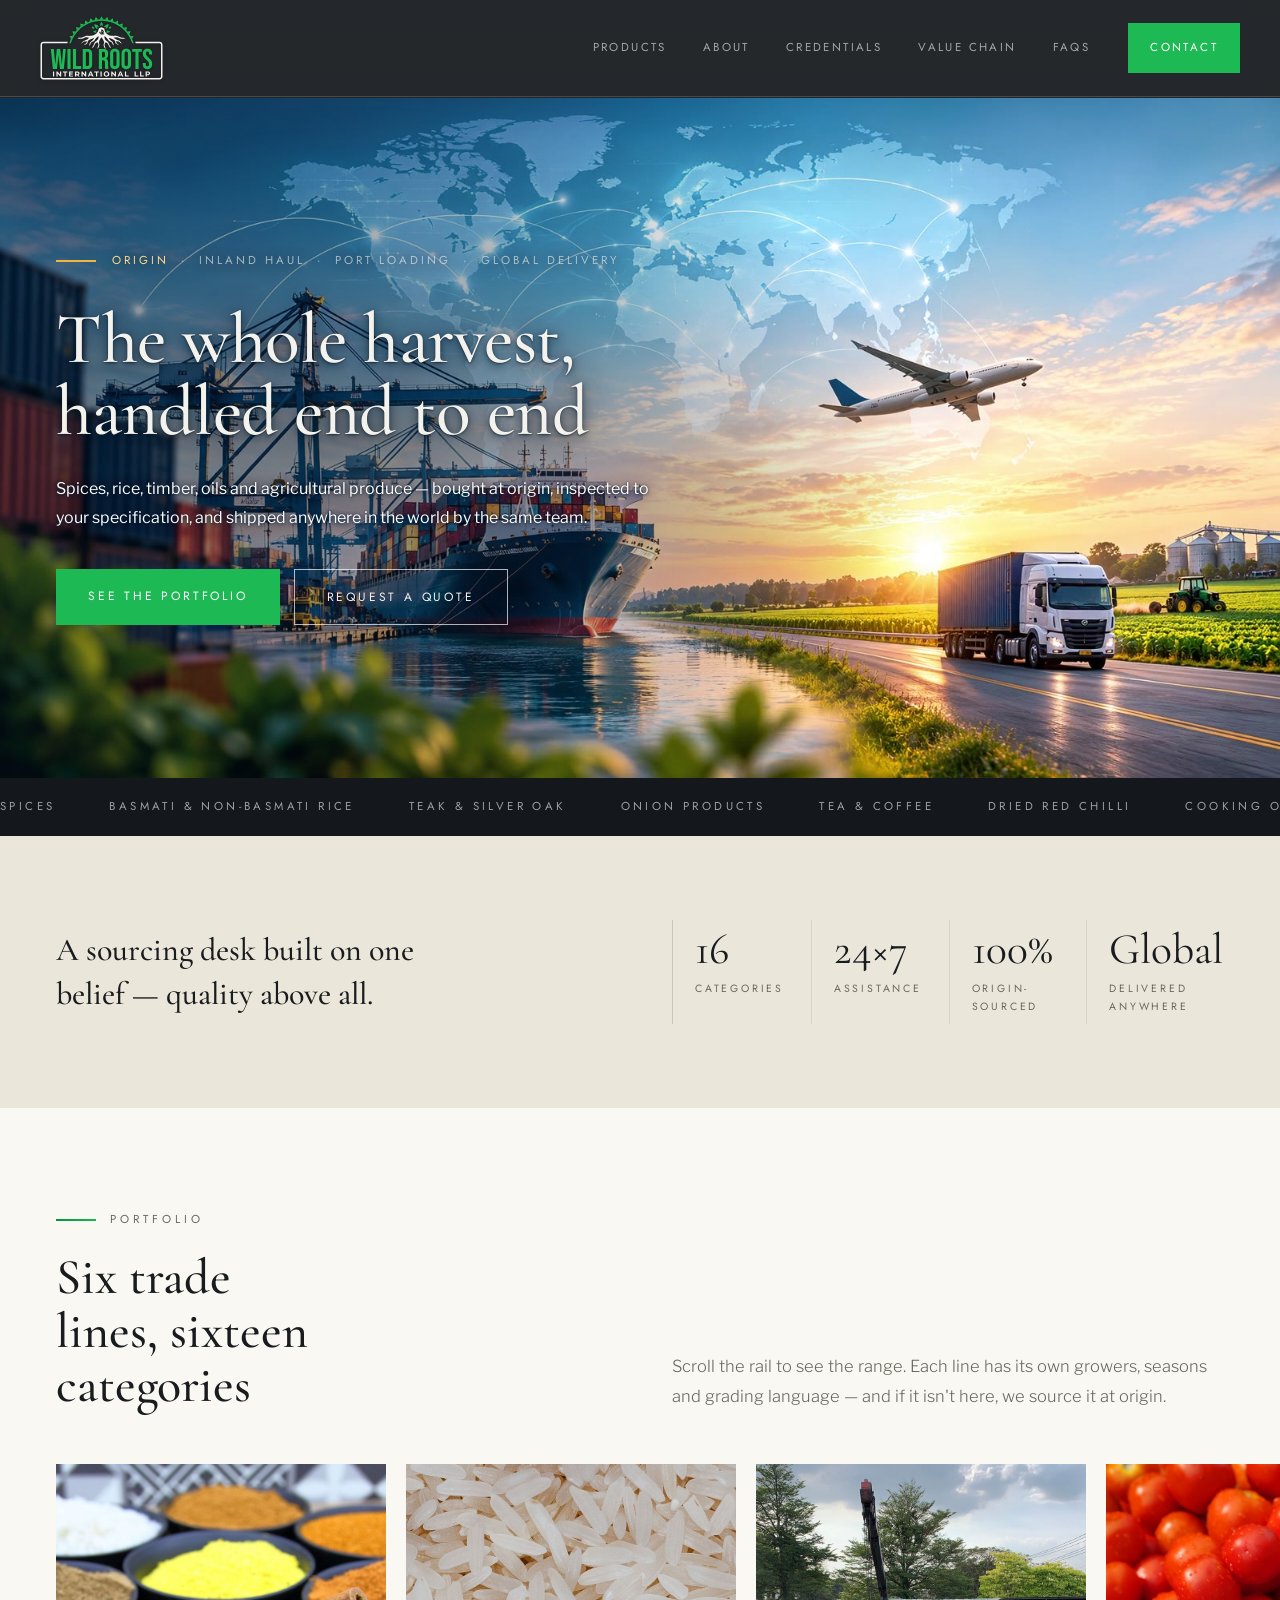
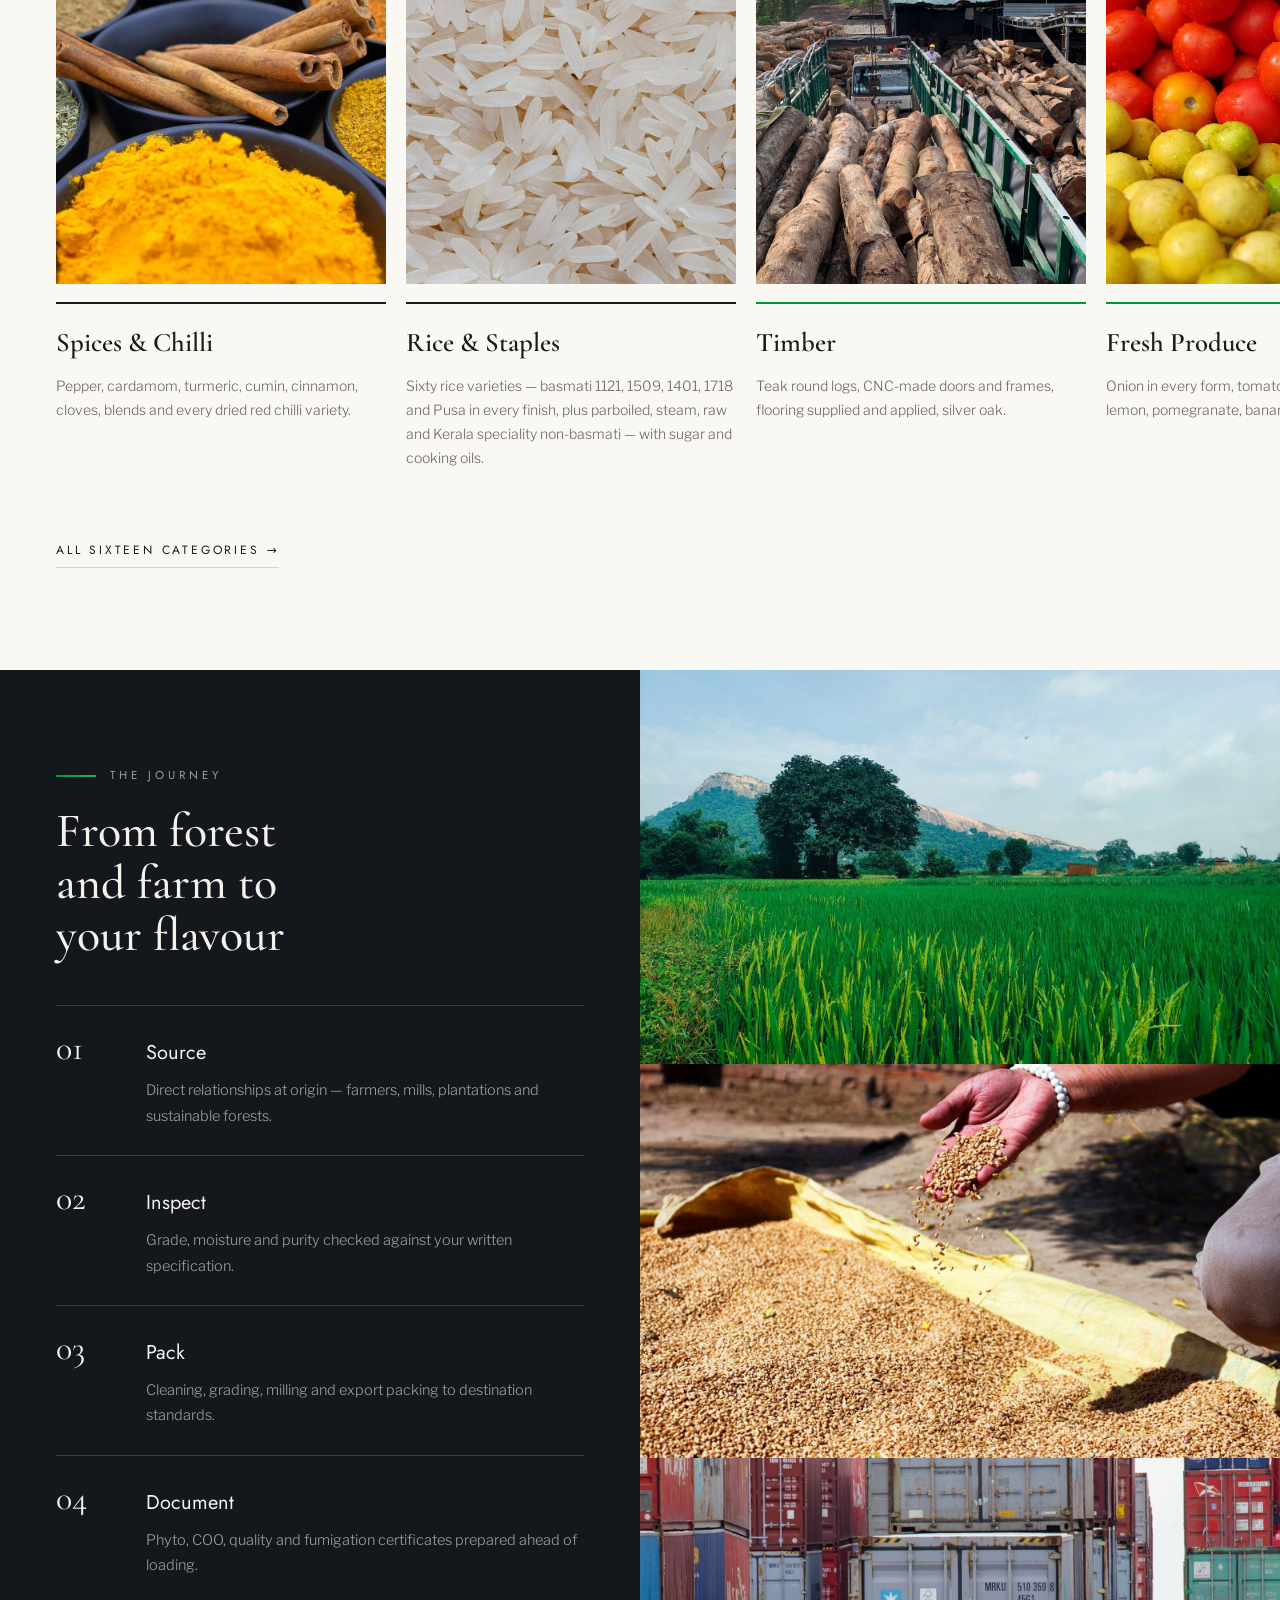
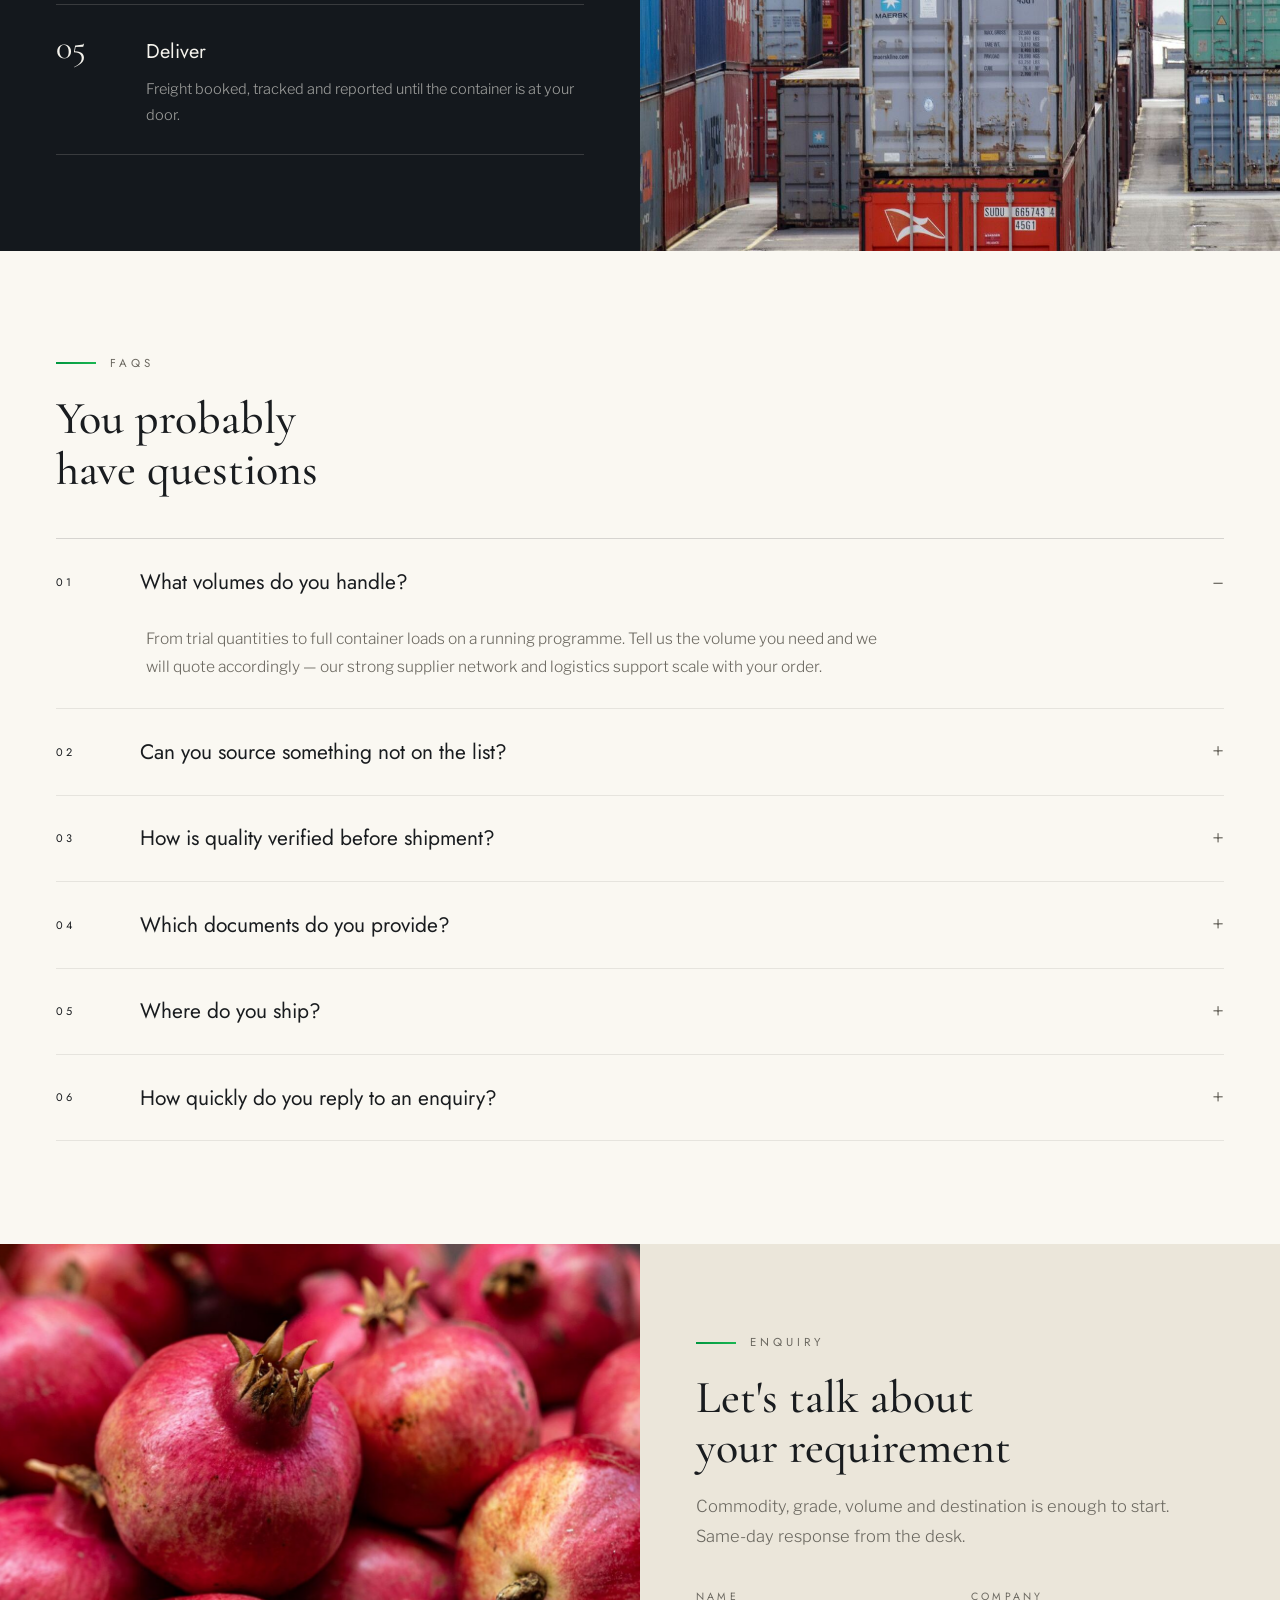
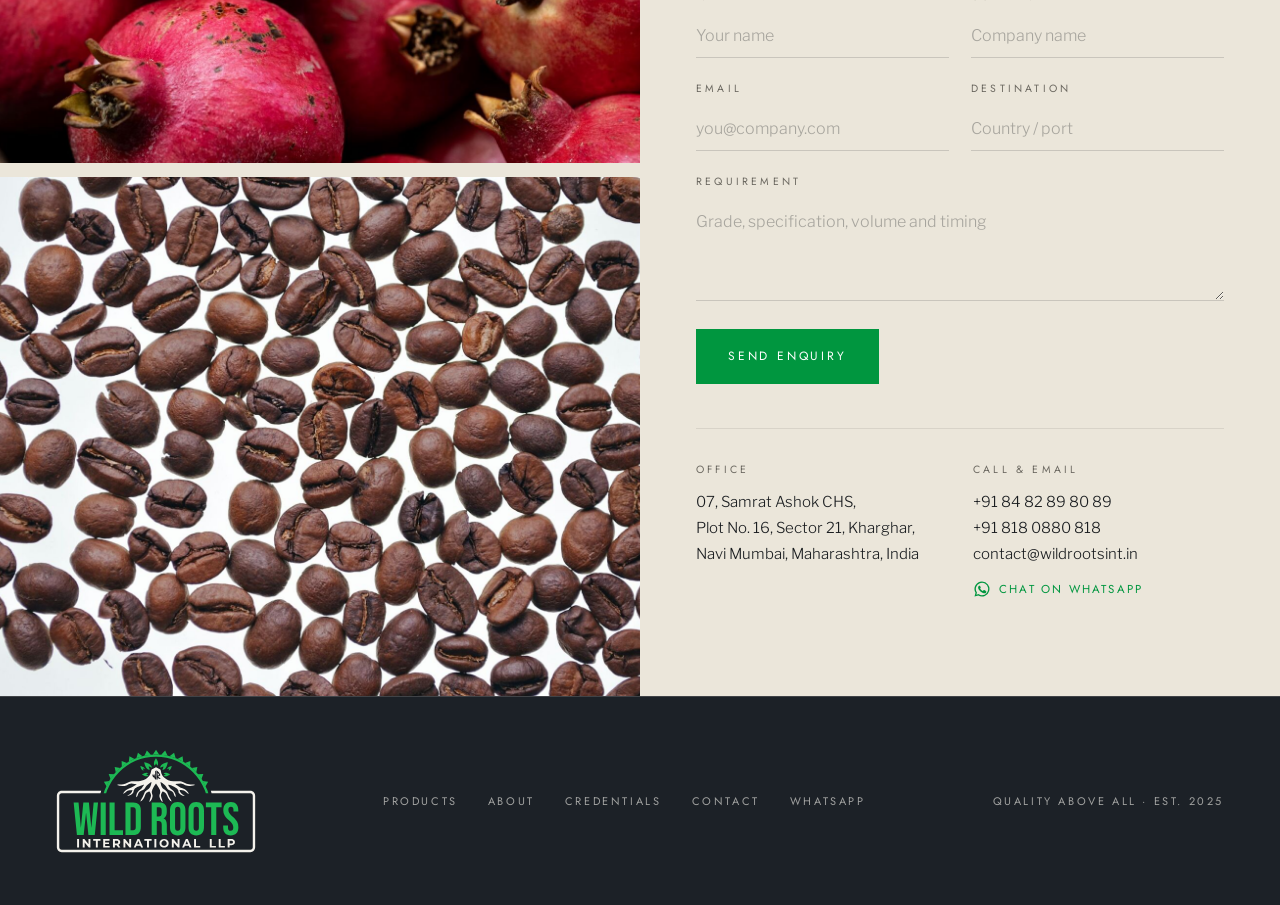
<file: site/index.html>
<!DOCTYPE html>
<html lang="en">
<head>
<meta charset="utf-8">
<meta name="viewport" content="width=device-width, initial-scale=1">
<title>Wild Roots International LLP — Global Sourcing &amp; Export</title>
<meta name="description" content="Spices, rice, timber, oils and agricultural produce — bought at origin, inspected to your specification, and shipped anywhere in the world by the same team.">
<meta property="og:title" content="Wild Roots International LLP">
<meta property="og:description" content="Global sourcing and export of spices, rice, timber, oils and agricultural produce — quality above all.">
<meta property="og:type" content="website">
<meta property="og:image" content="assets/img/spices.jpg">
<link rel="icon" type="image/svg+xml" href="assets/favicon.svg">
<link rel="icon" type="image/png" href="assets/favicon.png">
<link rel="apple-touch-icon" href="assets/apple-touch-icon.png">
<link rel="preconnect" href="https://fonts.googleapis.com">
<link rel="preconnect" href="https://fonts.gstatic.com" crossorigin>
<link href="https://fonts.googleapis.com/css2?family=Cormorant+Garamond:wght@400;500;600&family=Jost:wght@300;400;500&family=Libre+Franklin:wght@300;400;500&display=swap" rel="stylesheet">
<link rel="stylesheet" href="css/styles.css">
</head>
<body>

<a href="#top" class="skip-link">Skip to content</a>

<header class="site-header">
  <div class="site-header__in">
    <a href="index.html" class="site-header__brand" aria-label="Wild Roots International LLP — home">
      <img class="site-header__logo" src="assets/logo/wr-lockup-dark.svg" alt="Wild Roots International LLP" width="124" height="64">
    </a>
    <button class="nav-toggle" type="button" aria-expanded="false" aria-label="Menu">
      <span></span><span></span><span></span>
    </button>
    <nav class="site-nav" aria-label="Main">
      <a href="products.html">Products</a>
      <a href="about.html">About</a>
      <a href="credentials.html">Credentials</a>
      <a href="#chain">Value Chain</a>
      <a href="#faq">FAQs</a>
      <a href="contact.html" class="nav-cta">Contact</a>
    </nav>
  </div>
</header>

<main id="top">

  <!-- Hero: growing → harvesting → loading → shipping -->
  <section class="hero hero--bright">
    <div class="hero__media" aria-hidden="true">
      <img src="assets/img/hero-poster-bright.jpg" alt="">
      <video autoplay muted loop playsinline preload="auto" poster="assets/img/hero-poster-bright.jpg">
        <source src="assets/video/hero-bright.mp4" type="video/mp4">
      </video>
    </div>
    <div class="hero__scrim"></div>
    <div class="hero__inner">
      <div class="hero__content">
        <div class="hero__phases-row">
          <span class="tri-rule"></span>
          <ol class="hero__phases" id="hero-phases">
            <li class="is-active">Origin</li>
            <li>Inland Haul</li>
            <li>Port Loading</li>
            <li>Global Delivery</li>
          </ol>
        </div>
        <h1 class="hero__title">The whole harvest, handled end to end</h1>
        <p class="hero__intro">Spices, rice, timber, oils and agricultural produce — bought at origin, inspected to your specification, and shipped anywhere in the world by the same team.</p>
        <div class="hero__ctas">
          <a href="products.html" class="btn btn--light">See the portfolio</a>
          <a href="#enquiry" class="btn btn--ghost">Request a quote</a>
        </div>
      </div>
    </div>
  </section>

  <!-- Marquee -->
  <div class="marquee" aria-hidden="true">
    <div class="marquee__track">
      <span>Spices</span><span>Basmati &amp; Non-Basmati Rice</span><span>Teak &amp; Silver Oak</span><span>Onion Products</span><span>Tea &amp; Coffee</span><span>Dried Red Chilli</span><span>Cooking Oils</span><span>Coconut</span><span>Sugar</span><span>Frozen Foods</span><span>Fresh Produce</span><span>Disposables</span>
      <span>Spices</span><span>Basmati &amp; Non-Basmati Rice</span><span>Teak &amp; Silver Oak</span><span>Onion Products</span><span>Tea &amp; Coffee</span><span>Dried Red Chilli</span><span>Cooking Oils</span><span>Coconut</span><span>Sugar</span><span>Frozen Foods</span><span>Fresh Produce</span><span>Disposables</span>
    </div>
  </div>

  <!-- Stat band -->
  <section class="stats">
    <div class="stats__grid">
      <p class="stats__statement">A sourcing desk built on one belief — quality above all.</p>
      <div class="stats__cells">
        <div class="stats__cell">
          <div class="stats__num">16</div>
          <div class="stats__label">Categories</div>
        </div>
        <div class="stats__cell">
          <div class="stats__num">24×7</div>
          <div class="stats__label">Assistance</div>
        </div>
        <div class="stats__cell">
          <div class="stats__num">100%</div>
          <div class="stats__label">Origin-sourced</div>
        </div>
        <div class="stats__cell">
          <div class="stats__num">Global</div>
          <div class="stats__label">Delivered anywhere</div>
        </div>
      </div>
    </div>
  </section>

  <!-- Portfolio rail -->
  <section id="portfolio" class="portfolio">
    <div class="wrap portfolio__head">
      <div class="eyebrow"><span class="tri-rule"></span><span>Portfolio</span></div>
      <div class="portfolio__intro">
        <h2 class="sec-h2">Six trade lines, sixteen categories</h2>
        <p>Scroll the rail to see the range. Each line has its own growers, seasons and grading language — and if it isn't here, we source it at origin.</p>
      </div>
    </div>
    <div class="rail" role="region" aria-label="Trade lines" tabindex="0">
      <a href="products.html" class="rail__card rail__card--m">
        <div class="cover"><img src="assets/img/spices.jpg" alt="Bowls of ground Indian spices and cinnamon" class="ken ken--26" loading="lazy"></div>
        <div class="rail__body">
          <h3>Spices &amp; Chilli</h3>
          <p>Pepper, cardamom, turmeric, cumin, cinnamon, cloves, blends and every dried red chilli variety.</p>
        </div>
      </a>
      <a href="products.html" class="rail__card rail__card--i">
        <div class="cover"><img src="assets/img/rice.jpg" alt="Raw long-grain rice" class="ken" loading="lazy"></div>
        <div class="rail__body">
          <h3>Rice &amp; Staples</h3>
          <p>Sixty rice varieties — basmati 1121, 1509, 1401, 1718 and Pusa in every finish, plus parboiled, steam, raw and Kerala speciality non-basmati — with sugar and cooking oils.</p>
        </div>
      </a>
      <a href="products.html" class="rail__card rail__card--g">
        <div class="cover"><img src="assets/img/timber.jpg" alt="Hardwood logs stacked at a timber yard" class="ken ken--29" loading="lazy"></div>
        <div class="rail__body">
          <h3>Timber</h3>
          <p>Teak round logs, CNC-made doors and frames, flooring supplied and applied, silver oak.</p>
        </div>
      </a>
      <a href="products.html" class="rail__card rail__card--g">
        <div class="cover"><img src="assets/img/produce.jpg" alt="Fresh tomatoes and lemons at market" class="ken ken--30" loading="lazy"></div>
        <div class="rail__body">
          <h3>Fresh Produce</h3>
          <p>Onion in every form, tomato, potato, green chilli, lemon, pomegranate, banana, mango, coconut.</p>
        </div>
      </a>
      <a href="products.html" class="rail__card rail__card--i">
        <div class="cover"><img src="assets/img/tea.jpg" alt="Tea plantation hills in Munnar" class="ken ken--25" loading="lazy"></div>
        <div class="rail__body">
          <h3>Tea, Coffee &amp; Drinks</h3>
          <p>Ten-plus premium tea grades, coffee beans and powder, energy drinks, sodas, cola and juices.</p>
        </div>
      </a>
      <a href="products.html" class="rail__card rail__card--m">
        <div class="cover"><img src="assets/img/frozen.jpg" alt="Fresh prawns on ice" class="ken ken--27" loading="lazy"></div>
        <div class="rail__body">
          <h3>Frozen, FMCG &amp; Tools</h3>
          <p>Frozen chicken, mutton, fish and prawns, ready-to-cook lines, eco-friendly disposables and construction tools.</p>
        </div>
      </a>
    </div>
    <div class="wrap portfolio__more">
      <a href="products.html" class="link-underline">All sixteen categories →</a>
    </div>
  </section>

  <!-- Value chain -->
  <section id="chain" class="chain on-dark">
    <div class="chain__grid">
      <div class="chain__text">
        <div class="eyebrow"><span class="tri-rule"></span><span>The Journey</span></div>
        <h2 class="sec-h2">From forest and farm to your flavour</h2>
        <div class="chain__steps">
          <div class="chain__step">
            <span class="chain__num accent-i">01</span>
            <div><h3>Source</h3><p>Direct relationships at origin — farmers, mills, plantations and sustainable forests.</p></div>
          </div>
          <div class="chain__step">
            <span class="chain__num accent-m">02</span>
            <div><h3>Inspect</h3><p>Grade, moisture and purity checked against your written specification.</p></div>
          </div>
          <div class="chain__step">
            <span class="chain__num accent-i">03</span>
            <div><h3>Pack</h3><p>Cleaning, grading, milling and export packing to destination standards.</p></div>
          </div>
          <div class="chain__step">
            <span class="chain__num accent-i">04</span>
            <div><h3>Document</h3><p>Phyto, COO, quality and fumigation certificates prepared ahead of loading.</p></div>
          </div>
          <div class="chain__step">
            <span class="chain__num accent-m">05</span>
            <div><h3>Deliver</h3><p>Freight booked, tracked and reported until the container is at your door.</p></div>
          </div>
        </div>
      </div>
      <div class="chain__stack">
        <div class="cover"><img src="assets/img/paddy.jpg" alt="Green paddy field at origin" class="ken" loading="lazy"></div>
        <div class="cover"><img src="assets/img/inspect.jpg" alt="Grain being checked by hand" class="ken ken--27" loading="lazy"></div>
        <div class="cover"><img src="assets/img/export.jpg" alt="Shipping containers stacked at the port" class="ken ken--30" loading="lazy"></div>
      </div>
    </div>
  </section>

  <!-- FAQ -->
  <section id="faq" class="faq">
    <div class="wrap">
      <div class="eyebrow"><span class="tri-rule"></span><span>FAQs</span></div>
      <h2 class="sec-h2">You probably have questions</h2>
      <div class="faq__list">
        <div class="faq__item is-open">
          <button type="button" class="faq__q" aria-expanded="true">
            <span class="faq__num accent-i">01</span>
            <span class="faq__question">What volumes do you handle?</span>
            <span class="faq__sign">–</span>
          </button>
          <p class="faq__a">From trial quantities to full container loads on a running programme. Tell us the volume you need and we will quote accordingly — our strong supplier network and logistics support scale with your order.</p>
        </div>
        <div class="faq__item">
          <button type="button" class="faq__q" aria-expanded="false">
            <span class="faq__num accent-m">02</span>
            <span class="faq__question">Can you source something not on the list?</span>
            <span class="faq__sign">+</span>
          </button>
          <p class="faq__a">Yes. Tell us the commodity, grade and destination and we will source it directly from its native origin at the most competitive price in the market — that is the core of what we do.</p>
        </div>
        <div class="faq__item">
          <button type="button" class="faq__q" aria-expanded="false">
            <span class="faq__num accent-i">03</span>
            <span class="faq__question">How is quality verified before shipment?</span>
            <span class="faq__sign">+</span>
          </button>
          <p class="faq__a">Quality comes first. Every product is carefully inspected and sourced only from verified, trusted suppliers, and checked against your written specification before it is packed.</p>
        </div>
        <div class="faq__item">
          <button type="button" class="faq__q" aria-expanded="false">
            <span class="faq__num accent-i">04</span>
            <span class="faq__question">Which documents do you provide?</span>
            <span class="faq__sign">+</span>
          </button>
          <p class="faq__a">The standard export set your destination requires — phytosanitary certificate, certificate of origin, quality and fumigation certificates, packing list, invoice and bill of lading — prepared ahead of loading so nothing stalls at the port.</p>
        </div>
        <div class="faq__item">
          <button type="button" class="faq__q" aria-expanded="false">
            <span class="faq__num accent-m">05</span>
            <span class="faq__question">Where do you ship?</span>
            <span class="faq__sign">+</span>
          </button>
          <p class="faq__a">Worldwide, port to port or door to door. Freight is booked, tracked and reported by our logistics team until the container reaches you.</p>
        </div>
        <div class="faq__item">
          <button type="button" class="faq__q" aria-expanded="false">
            <span class="faq__num accent-i">06</span>
            <span class="faq__question">How quickly do you reply to an enquiry?</span>
            <span class="faq__sign">+</span>
          </button>
          <p class="faq__a">Same working day. Our support team is available 24×7 to address your queries and requirements, and we keep communication transparent from enquiry to delivery.</p>
        </div>
      </div>
    </div>
  </section>

  <!-- Enquiry -->
  <section id="enquiry" class="enquiry">
    <div class="enquiry__grid">
      <div class="enquiry__photos">
        <div class="cover"><img src="assets/img/fruit.jpg" alt="Ripe pomegranates at market" class="ken ken--32" loading="lazy"></div>
        <div class="cover"><img src="assets/img/coffee.jpg" alt="Roasted coffee beans" class="ken ken--27" loading="lazy"></div>
      </div>
      <div class="enquiry__body">
        <div class="eyebrow"><span class="tri-rule"></span><span>Enquiry</span></div>
        <h2 class="sec-h2">Let's talk about your requirement</h2>
        <p class="enquiry__lede">Commodity, grade, volume and destination is enough to start. Same-day response from the desk.</p>
        <form class="form" data-enquiry>
          <input type="text" name="_gotcha" tabindex="-1" autocomplete="off" aria-hidden="true" style="position:absolute;left:-9999px;opacity:0;height:0;width:0">
          <div class="form__row">
            <label class="field">
              <span>Name</span>
              <input type="text" name="name" required autocomplete="name" placeholder="Your name">
            </label>
            <label class="field">
              <span>Company</span>
              <input type="text" name="company" autocomplete="organization" placeholder="Company name">
            </label>
          </div>
          <div class="form__row">
            <label class="field">
              <span>Email</span>
              <input type="email" name="email" required autocomplete="email" placeholder="you@company.com">
            </label>
            <label class="field">
              <span>Destination</span>
              <input type="text" name="destination" autocomplete="country-name" placeholder="Country / port">
            </label>
          </div>
          <label class="field">
            <span>Requirement</span>
            <textarea rows="4" name="requirement" required placeholder="Grade, specification, volume and timing"></textarea>
          </label>
          <div class="form__actions">
            <button type="submit" class="btn btn--dark">Send enquiry</button>
            <span class="form__note" role="status" aria-live="polite" data-form-note></span>
          </div>
        </form>
        <div class="contact-cells">
          <div>
            <p class="cell-label">Office</p>
            <p>07, Samrat Ashok CHS,<br>Plot No. 16, Sector 21, Kharghar,<br>Navi Mumbai, Maharashtra, India</p>
          </div>
          <div>
            <p class="cell-label">Call &amp; email</p>
            <p><a href="tel:+918482898089">+91 84 82 89 80 89</a><br><a href="tel:+918180880818">+91 818 0880 818</a><br><a href="mailto:contact@wildrootsint.in">contact@wildrootsint.in</a></p>
            <a class="wa-link" href="https://wa.me/918180880818?text=Hello%20Wild%20Roots%2C%20I%27d%20like%20to%20enquire%20about%20" target="_blank" rel="noopener"><svg viewBox="0 0 24 24" aria-hidden="true"><path fill="currentColor" d="M12 2a10 10 0 0 0-8.6 15.1L2 22l5-1.3A10 10 0 1 0 12 2zm0 18.2a8.2 8.2 0 0 1-4.2-1.2l-.3-.2-3 .8.8-2.9-.2-.3A8.2 8.2 0 1 1 12 20.2zm4.5-6.1c-.2-.1-1.5-.7-1.7-.8s-.4-.1-.6.1-.6.8-.8 1c-.1.2-.3.2-.5.1a6.7 6.7 0 0 1-3.3-2.9c-.3-.4.3-.4.7-1.3.1-.2 0-.3 0-.4l-.8-1.8c-.2-.5-.4-.4-.6-.4h-.5a1 1 0 0 0-.7.3 3 3 0 0 0-.9 2.2 5.2 5.2 0 0 0 1.1 2.8 12 12 0 0 0 4.6 4.1c1.7.7 2.4.8 3.2.7a2.8 2.8 0 0 0 1.8-1.3 2.2 2.2 0 0 0 .2-1.3c-.1-.1-.3-.2-.5-.3z"/></svg>Chat on WhatsApp</a>
          </div>
        </div>
      </div>
    </div>
  </section>

</main>

<footer class="site-footer">
  <div class="site-footer__in">
    <div class="site-footer__brand">
      <img class="site-footer__logo" src="assets/logo/wr-lockup-dark.svg" alt="Wild Roots International LLP" width="200" height="104">
    </div>
    <nav class="site-footer__nav" aria-label="Footer">
      <a href="products.html">Products</a>
      <a href="about.html">About</a>
      <a href="credentials.html">Credentials</a>
      <a href="contact.html">Contact</a>
      <a href="https://wa.me/918180880818" target="_blank" rel="noopener">WhatsApp</a>
    </nav>
    <span class="site-footer__legal">Quality Above All · Est. 2025</span>
  </div>
</footer>

<script src="js/main.js"></script>
<script src="js/chat.js"></script>
</body>
</html>
</file>
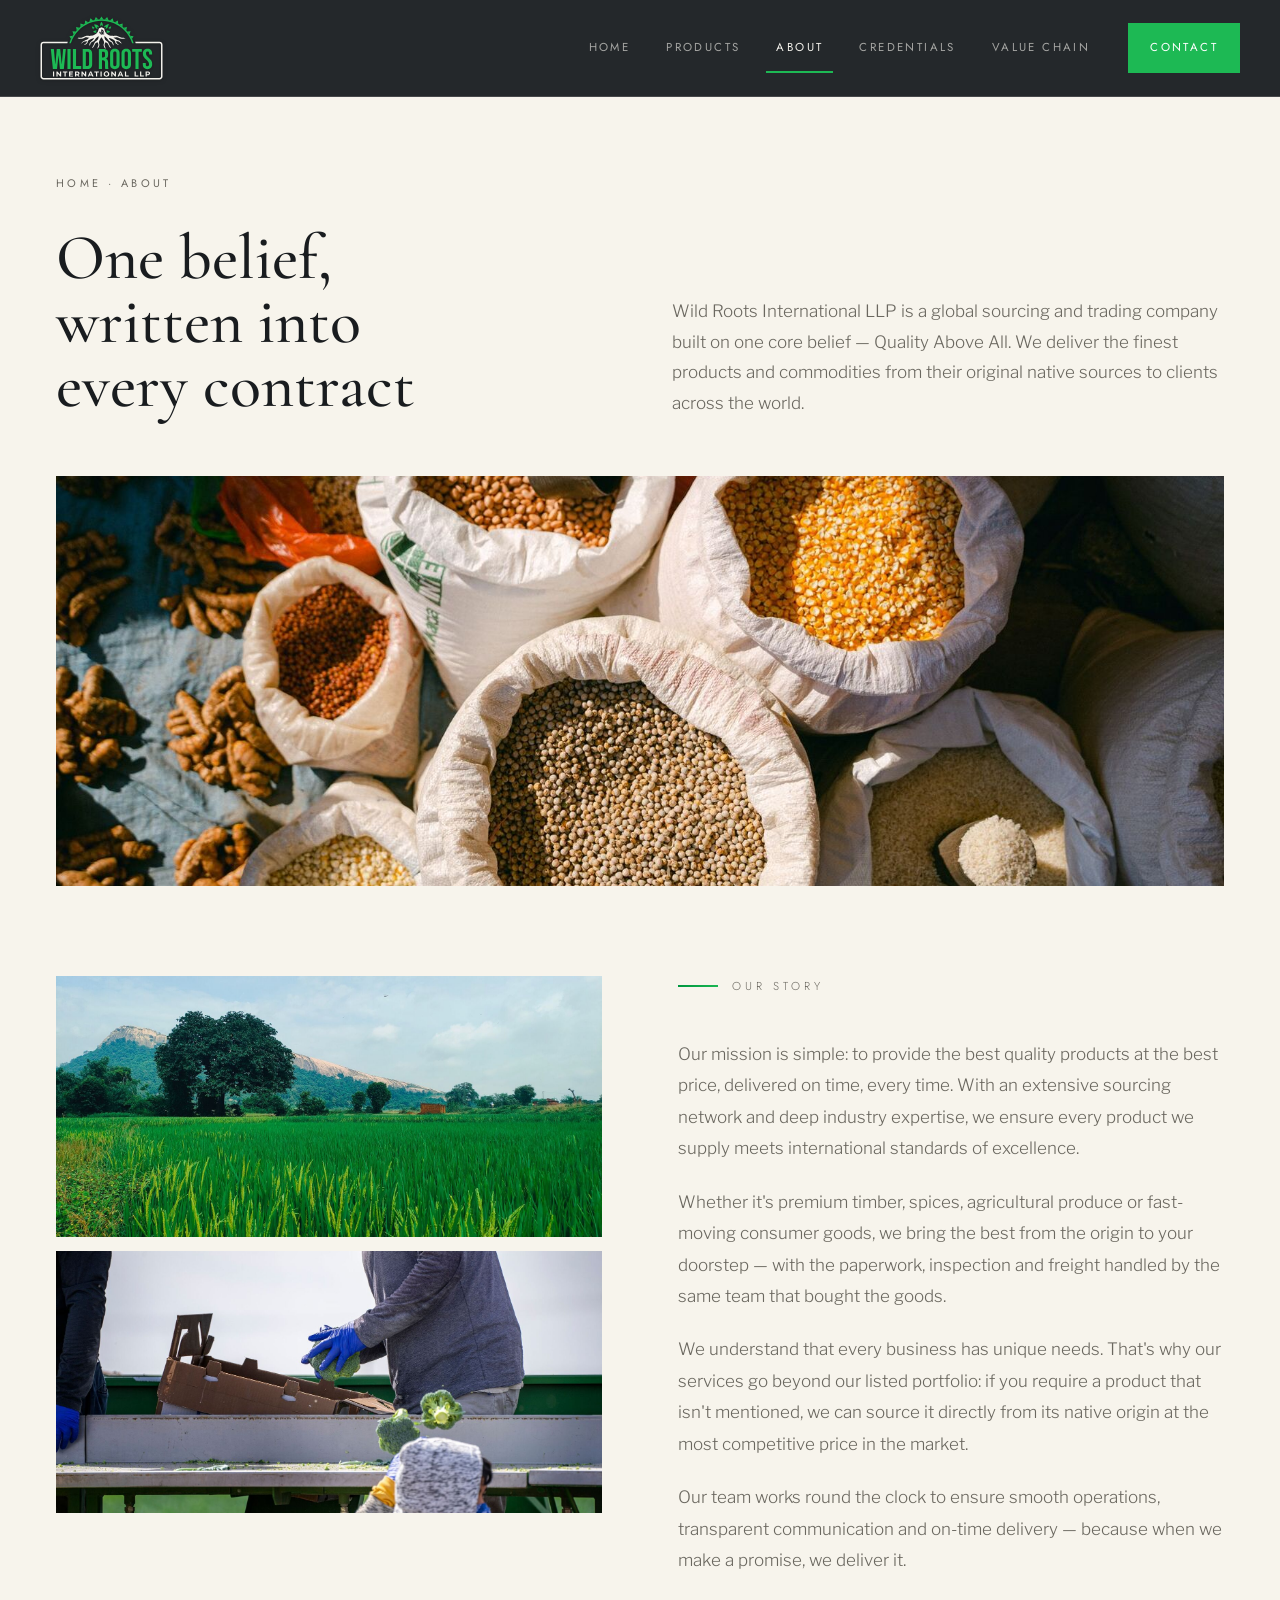
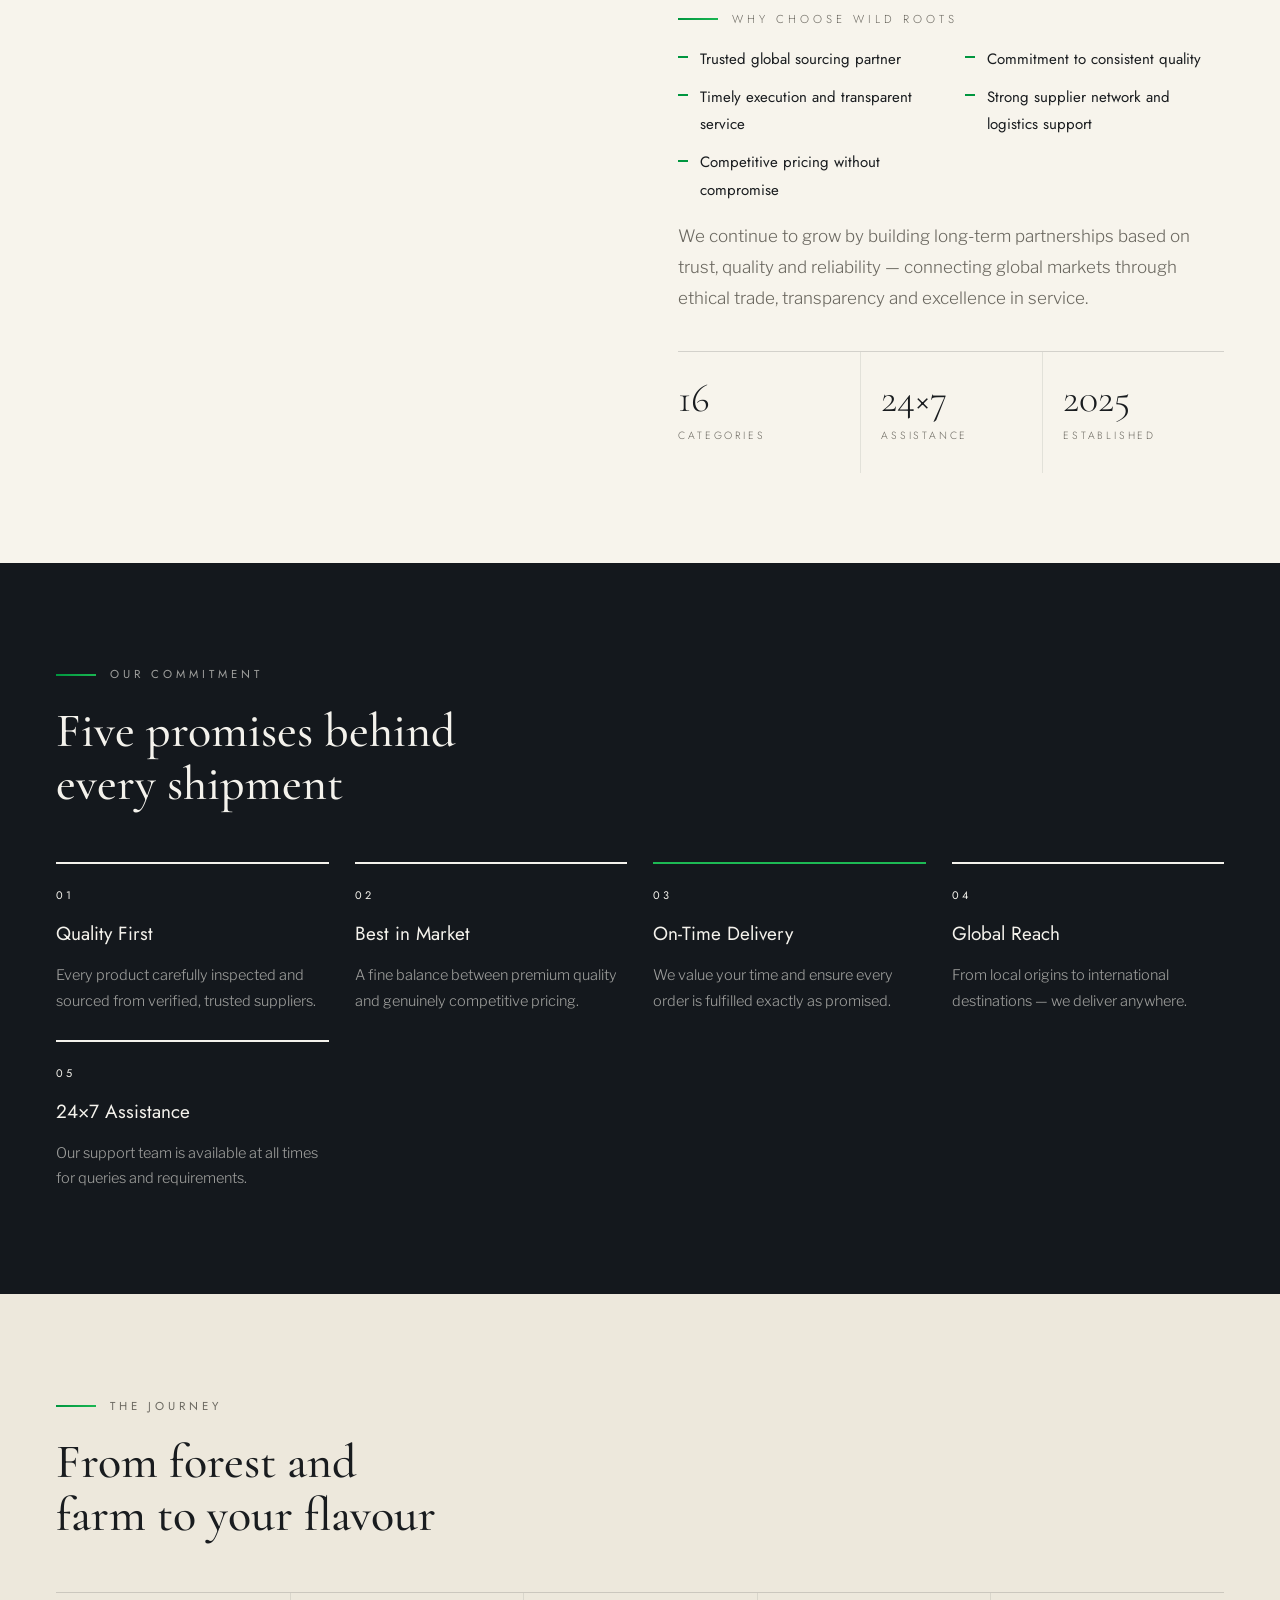
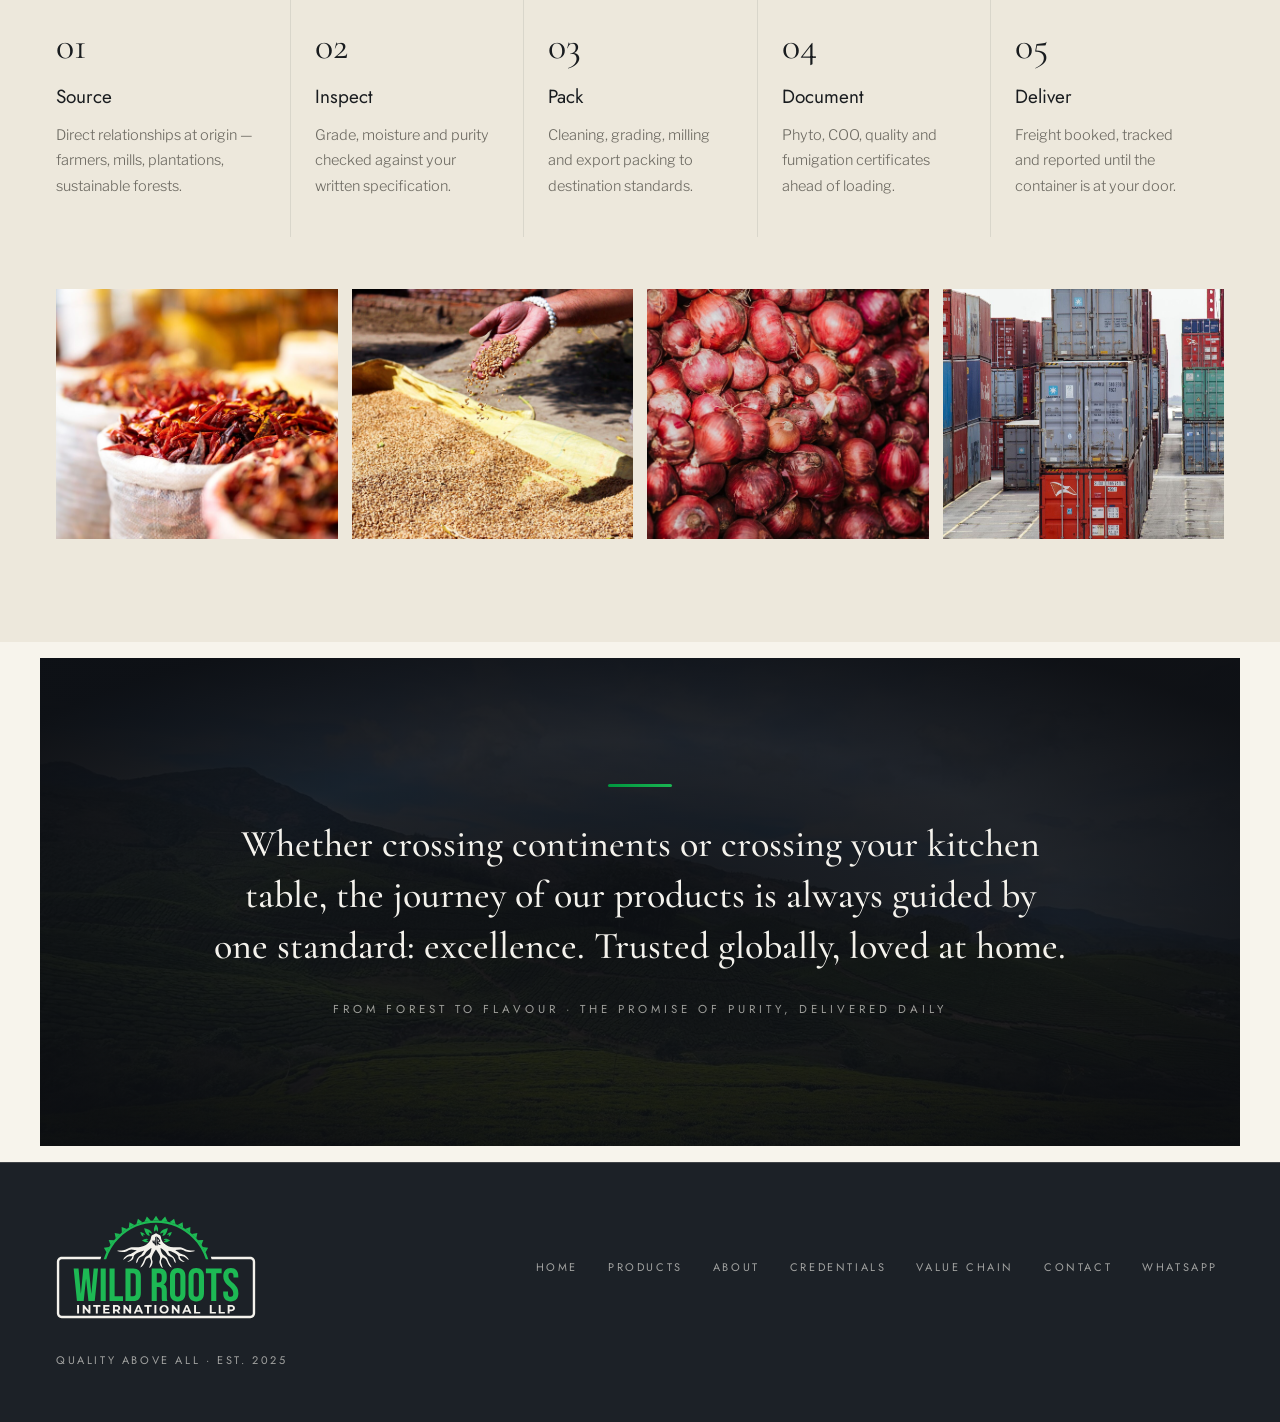
<file: site/about.html>
<!DOCTYPE html>
<html lang="en">
<head>
<meta charset="utf-8">
<meta name="viewport" content="width=device-width, initial-scale=1">
<title>About — Wild Roots International LLP</title>
<meta name="description" content="Wild Roots International LLP is a global sourcing and trading company built on one core belief — Quality Above All. From origin to your doorstep, worldwide.">
<meta property="og:title" content="About — Wild Roots International LLP">
<meta property="og:description" content="A global sourcing and trading company built on one core belief — Quality Above All.">
<meta property="og:type" content="website">
<meta property="og:image" content="assets/img/market.jpg">
<link rel="icon" type="image/svg+xml" href="assets/favicon.svg">
<link rel="icon" type="image/png" href="assets/favicon.png">
<link rel="apple-touch-icon" href="assets/apple-touch-icon.png">
<link rel="preconnect" href="https://fonts.googleapis.com">
<link rel="preconnect" href="https://fonts.gstatic.com" crossorigin>
<link href="https://fonts.googleapis.com/css2?family=Cormorant+Garamond:wght@400;500;600&family=Jost:wght@300;400;500&family=Libre+Franklin:wght@300;400;500&display=swap" rel="stylesheet">
<link rel="stylesheet" href="css/styles.css">
</head>
<body class="page-inner">

<a href="#top" class="skip-link">Skip to content</a>

<header class="site-header" style="--nav-accent:#1db954">
  <div class="site-header__in">
    <a href="index.html" class="site-header__brand" aria-label="Wild Roots International LLP — home">
      <img class="site-header__logo" src="assets/logo/wr-lockup-dark.svg" alt="Wild Roots International LLP" width="124" height="64">
    </a>
    <button class="nav-toggle" type="button" aria-expanded="false" aria-label="Menu">
      <span></span><span></span><span></span>
    </button>
    <nav class="site-nav" aria-label="Main">
      <a href="index.html">Home</a>
      <a href="products.html">Products</a>
      <a href="about.html" aria-current="page">About</a>
      <a href="credentials.html">Credentials</a>
      <a href="index.html#chain">Value Chain</a>
      <a href="contact.html" class="nav-cta">Contact</a>
    </nav>
  </div>
</header>

<main id="top">

  <section class="masthead about-hero">
    <div class="wrap">
      <div class="breadcrumb">Home · About</div>
      <div class="masthead__grid">
        <h1>One belief, written into every contract</h1>
        <p class="masthead__lede">Wild Roots International LLP is a global sourcing and trading company built on one core belief — Quality Above All. We deliver the finest products and commodities from their original native sources to clients across the world.</p>
      </div>
      <div class="cover"><img src="assets/img/market.jpg" alt="Sacks of grains and pulses at a wholesale market" class="ken ken--30"></div>
    </div>
  </section>

  <section class="story">
    <div class="story__grid">
      <div class="story__photos">
        <div class="cover"><img src="assets/img/paddy.jpg" alt="Paddy fields at origin" class="ken ken--26" loading="lazy"></div>
        <div class="cover"><img src="assets/img/packing.jpg" alt="Produce being packed into cartons" class="ken" loading="lazy"></div>
      </div>
      <div class="story__text">
        <div class="eyebrow"><span class="tri-rule"></span><span>Our Story</span></div>
        <p>Our mission is simple: to provide the best quality products at the best price, delivered on time, every time. With an extensive sourcing network and deep industry expertise, we ensure every product we supply meets international standards of excellence.</p>
        <p>Whether it's premium timber, spices, agricultural produce or fast-moving consumer goods, we bring the best from the origin to your doorstep — with the paperwork, inspection and freight handled by the same team that bought the goods.</p>
        <p>We understand that every business has unique needs. That's why our services go beyond our listed portfolio: if you require a product that isn't mentioned, we can source it directly from its native origin at the most competitive price in the market.</p>
        <p>Our team works round the clock to ensure smooth operations, transparent communication and on-time delivery — because when we make a promise, we deliver it.</p>
        <div class="story__why">
          <div class="eyebrow"><span class="tri-rule"></span><span>Why choose Wild Roots</span></div>
          <ul class="story__why-list">
            <li>Trusted global sourcing partner</li>
            <li>Commitment to consistent quality</li>
            <li>Timely execution and transparent service</li>
            <li>Strong supplier network and logistics support</li>
            <li>Competitive pricing without compromise</li>
          </ul>
          <p>We continue to grow by building long-term partnerships based on trust, quality and reliability — connecting global markets through ethical trade, transparency and excellence in service.</p>
        </div>
        <div class="story__stats">
          <div class="story__stat">
            <div class="stats__num">16</div>
            <div class="stats__label">Categories</div>
          </div>
          <div class="story__stat">
            <div class="stats__num">24×7</div>
            <div class="stats__label">Assistance</div>
          </div>
          <div class="story__stat">
            <div class="stats__num">2025</div>
            <div class="stats__label">Established</div>
          </div>
        </div>
      </div>
    </div>
  </section>

  <section class="commit on-dark">
    <div class="wrap">
      <div class="eyebrow"><span class="tri-rule"></span><span>Our Commitment</span></div>
      <h2 class="sec-h2">Five promises behind every shipment</h2>
      <div class="commit__grid">
        <div class="commit__card commit__card--i">
          <span class="commit__num accent-i">01</span>
          <h3>Quality First</h3>
          <p>Every product carefully inspected and sourced from verified, trusted suppliers.</p>
        </div>
        <div class="commit__card commit__card--m">
          <span class="commit__num accent-m">02</span>
          <h3>Best in Market</h3>
          <p>A fine balance between premium quality and genuinely competitive pricing.</p>
        </div>
        <div class="commit__card commit__card--g">
          <span class="commit__num accent-i">03</span>
          <h3>On-Time Delivery</h3>
          <p>We value your time and ensure every order is fulfilled exactly as promised.</p>
        </div>
        <div class="commit__card commit__card--i">
          <span class="commit__num accent-i">04</span>
          <h3>Global Reach</h3>
          <p>From local origins to international destinations — we deliver anywhere.</p>
        </div>
        <div class="commit__card commit__card--m">
          <span class="commit__num accent-m">05</span>
          <h3>24×7 Assistance</h3>
          <p>Our support team is available at all times for queries and requirements.</p>
        </div>
      </div>
    </div>
  </section>

  <section class="journey">
    <div class="wrap">
      <div class="eyebrow"><span class="tri-rule"></span><span>The Journey</span></div>
      <h2 class="sec-h2">From forest and farm to your flavour</h2>
      <div class="journey__steps">
        <div class="journey__step">
          <div class="journey__num accent-i">01</div>
          <h3>Source</h3>
          <p>Direct relationships at origin — farmers, mills, plantations, sustainable forests.</p>
        </div>
        <div class="journey__step">
          <div class="journey__num accent-m">02</div>
          <h3>Inspect</h3>
          <p>Grade, moisture and purity checked against your written specification.</p>
        </div>
        <div class="journey__step">
          <div class="journey__num accent-i">03</div>
          <h3>Pack</h3>
          <p>Cleaning, grading, milling and export packing to destination standards.</p>
        </div>
        <div class="journey__step">
          <div class="journey__num accent-i">04</div>
          <h3>Document</h3>
          <p>Phyto, COO, quality and fumigation certificates ahead of loading.</p>
        </div>
        <div class="journey__step">
          <div class="journey__num accent-m">05</div>
          <h3>Deliver</h3>
          <p>Freight booked, tracked and reported until the container is at your door.</p>
        </div>
      </div>
      <div class="journey__photos">
        <div class="cover"><img src="assets/img/chilli.jpg" alt="Dried red chillies at an Indian market" loading="lazy"></div>
        <div class="cover"><img src="assets/img/inspect.jpg" alt="Grain being inspected by hand" loading="lazy"></div>
        <div class="cover"><img src="assets/img/onion.jpg" alt="Fresh red onions in bulk" loading="lazy"></div>
        <div class="cover"><img src="assets/img/export.jpg" alt="Containers stacked at the port" loading="lazy"></div>
      </div>
    </div>
  </section>

  <figure class="quote">
    <div class="quote__bg"><img src="assets/img/tea.jpg" alt="" class="ken ken--32" style="width:100%;height:100%;object-fit:cover;" loading="lazy"></div>
    <div class="quote__scrim"></div>
    <div class="quote__in">
      <span class="tri-rule tri-rule--thick"></span>
      <blockquote>Whether crossing continents or crossing your kitchen table, the journey of our products is always guided by one standard: excellence. Trusted globally, loved at home.</blockquote>
      <figcaption>From Forest to Flavour · The Promise of Purity, Delivered Daily</figcaption>
    </div>
  </figure>

</main>

<footer class="site-footer">
  <div class="site-footer__in">
    <div class="site-footer__brand">
      <img class="site-footer__logo" src="assets/logo/wr-lockup-dark.svg" alt="Wild Roots International LLP" width="200" height="104">
    </div>
    <nav class="site-footer__nav" aria-label="Footer">
      <a href="index.html">Home</a>
      <a href="products.html">Products</a>
      <a href="about.html">About</a>
      <a href="credentials.html">Credentials</a>
      <a href="index.html#chain">Value Chain</a>
      <a href="contact.html">Contact</a>
      <a href="https://wa.me/918180880818" target="_blank" rel="noopener">WhatsApp</a>
    </nav>
    <span class="site-footer__legal">Quality Above All · Est. 2025</span>
  </div>
</footer>

<script src="js/main.js"></script>
<script src="js/chat.js"></script>
</body>
</html>
</file>
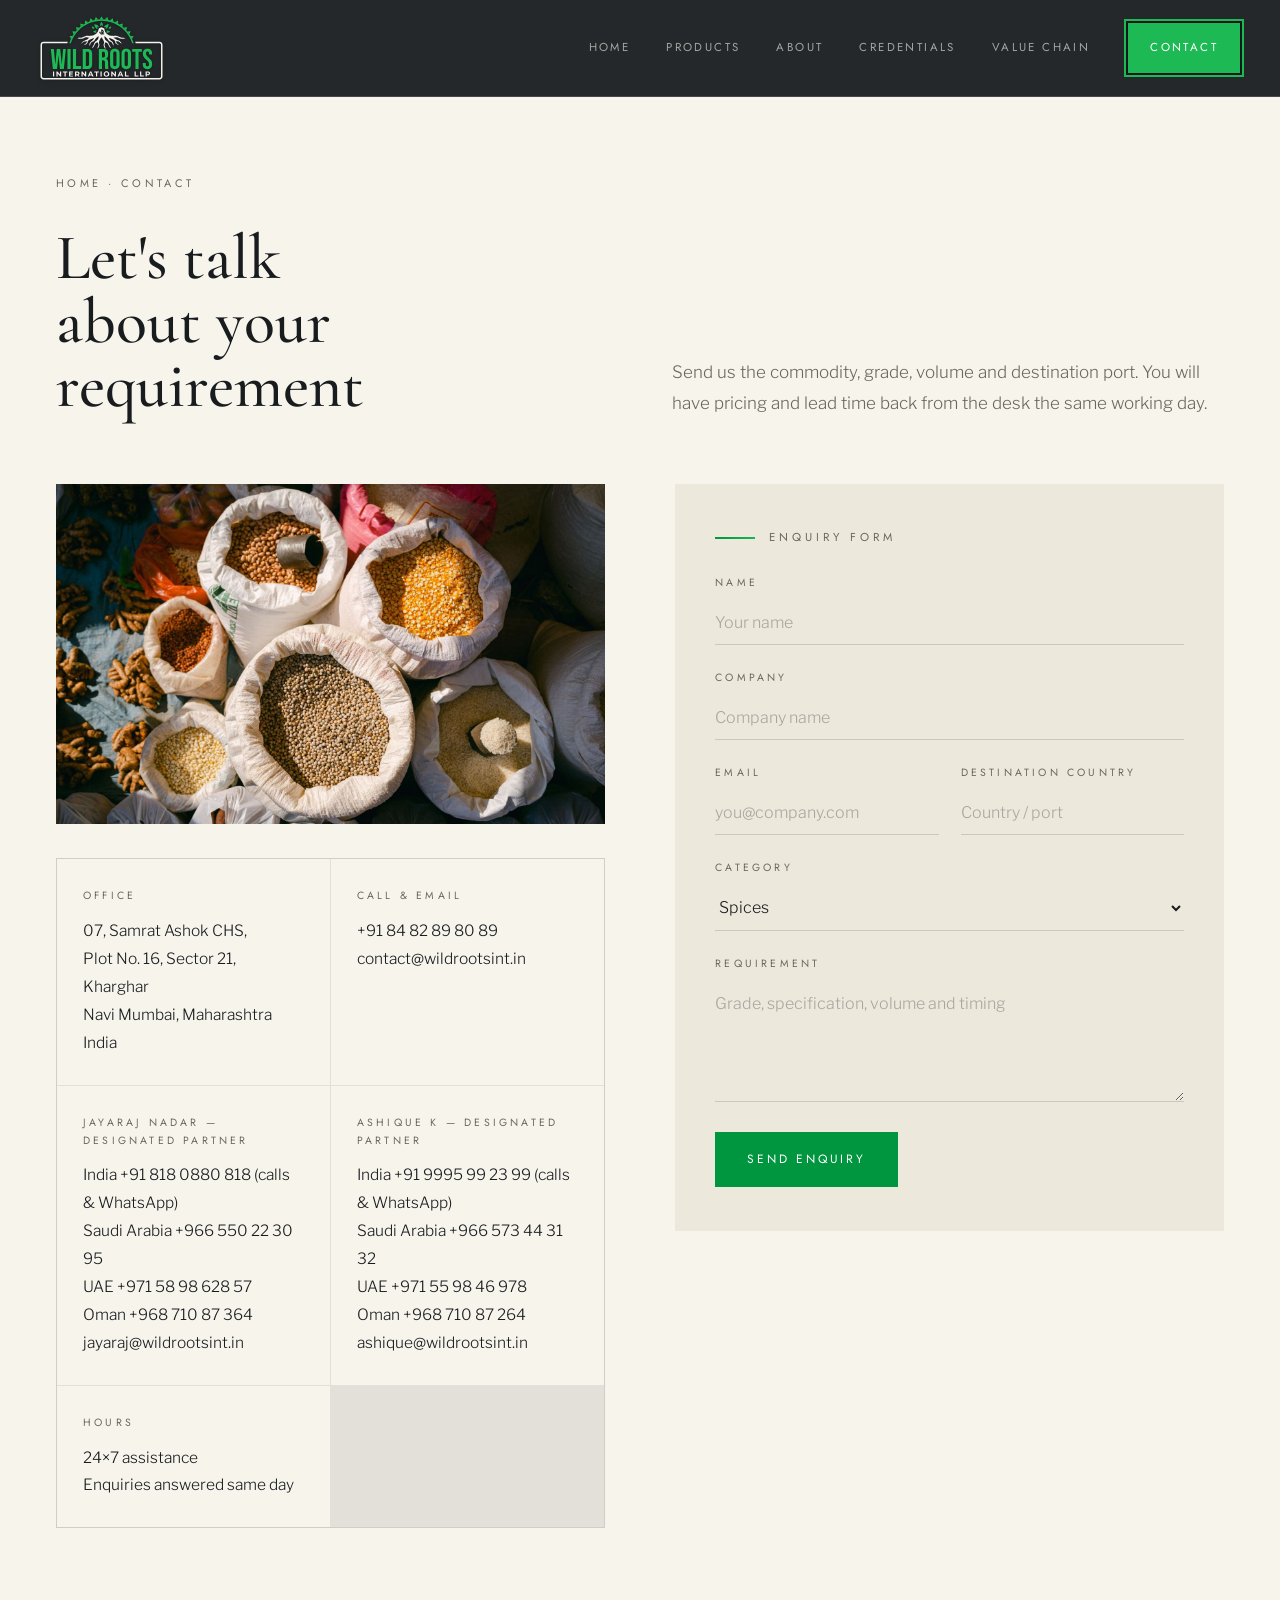
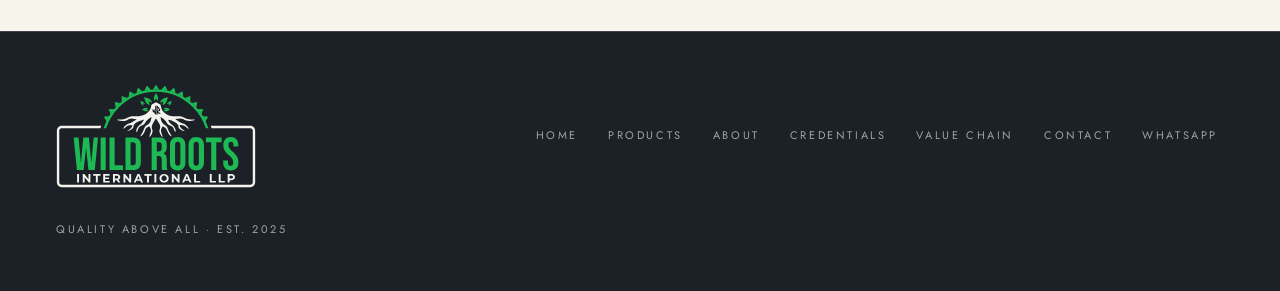
<file: site/contact.html>
<!DOCTYPE html>
<html lang="en">
<head>
<meta charset="utf-8">
<meta name="viewport" content="width=device-width, initial-scale=1">
<title>Contact — Wild Roots International LLP</title>
<meta name="description" content="Send us the commodity, grade, volume and destination port — pricing and lead time back from the desk the same working day. Navi Mumbai, India.">
<meta property="og:title" content="Contact — Wild Roots International LLP">
<meta property="og:description" content="Enquiries answered the same working day. 24×7 assistance.">
<meta property="og:type" content="website">
<meta property="og:image" content="assets/img/market.jpg">
<link rel="icon" type="image/svg+xml" href="assets/favicon.svg">
<link rel="icon" type="image/png" href="assets/favicon.png">
<link rel="apple-touch-icon" href="assets/apple-touch-icon.png">
<link rel="preconnect" href="https://fonts.googleapis.com">
<link rel="preconnect" href="https://fonts.gstatic.com" crossorigin>
<link href="https://fonts.googleapis.com/css2?family=Cormorant+Garamond:wght@400;500;600&family=Jost:wght@300;400;500&family=Libre+Franklin:wght@300;400;500&display=swap" rel="stylesheet">
<link rel="stylesheet" href="css/styles.css">
</head>
<body class="page-inner">

<a href="#top" class="skip-link">Skip to content</a>

<header class="site-header" style="--nav-accent:#1db954">
  <div class="site-header__in">
    <a href="index.html" class="site-header__brand" aria-label="Wild Roots International LLP — home">
      <img class="site-header__logo" src="assets/logo/wr-lockup-dark.svg" alt="Wild Roots International LLP" width="124" height="64">
    </a>
    <button class="nav-toggle" type="button" aria-expanded="false" aria-label="Menu">
      <span></span><span></span><span></span>
    </button>
    <nav class="site-nav" aria-label="Main">
      <a href="index.html">Home</a>
      <a href="products.html">Products</a>
      <a href="about.html">About</a>
      <a href="credentials.html">Credentials</a>
      <a href="index.html#chain">Value Chain</a>
      <a href="contact.html" class="nav-cta" aria-current="page">Contact</a>
    </nav>
  </div>
</header>

<main id="top">

  <section class="masthead">
    <div class="wrap">
      <div class="breadcrumb">Home · Contact</div>
      <div class="masthead__grid">
        <h1>Let's talk about your requirement</h1>
        <p class="masthead__lede">Send us the commodity, grade, volume and destination port. You will have pricing and lead time back from the desk the same working day.</p>
      </div>
    </div>
  </section>

  <section class="contact">
    <div class="contact__grid">
      <div>
        <div class="cover contact__photo"><img src="assets/img/market.jpg" alt="Sacks of grains and pulses at a wholesale market" class="ken ken--30"></div>
        <div class="contact__cells">
          <div class="contact__cell">
            <div class="cell-label">Office</div>
            <p>07, Samrat Ashok CHS,<br>Plot No. 16, Sector 21, Kharghar<br>Navi Mumbai, Maharashtra<br>India</p>
          </div>
          <div class="contact__cell">
            <div class="cell-label">Call &amp; email</div>
            <p><a href="tel:+918482898089">+91 84 82 89 80 89</a><br><a href="mailto:contact@wildrootsint.in">contact@wildrootsint.in</a></p>
          </div>
          <div class="contact__cell">
            <div class="cell-label">Jayaraj Nadar — Designated Partner</div>
            <p>
              India <a href="tel:+918180880818">+91 818 0880 818</a> (calls &amp; <a href="https://wa.me/918180880818?text=Hello%20Wild%20Roots%2C%20I%27d%20like%20to%20enquire%20about%20" target="_blank" rel="noopener">WhatsApp</a>)<br>
              Saudi Arabia <a href="tel:+966550223095">+966 550 22 30 95</a><br>
              UAE <a href="tel:+971589862857">+971 58 98 628 57</a><br>
              Oman <a href="tel:+96871087364">+968 710 87 364</a><br>
              <a href="mailto:jayaraj@wildrootsint.in">jayaraj@wildrootsint.in</a>
            </p>
          </div>
          <div class="contact__cell">
            <div class="cell-label">Ashique K — Designated Partner</div>
            <p>
              India <a href="tel:+919995992399">+91 9995 99 23 99</a> (calls &amp; <a href="https://wa.me/919995992399?text=Hello%20Wild%20Roots%2C%20I%27d%20like%20to%20enquire%20about%20" target="_blank" rel="noopener">WhatsApp</a>)<br>
              Saudi Arabia <a href="tel:+966573443132">+966 573 44 31 32</a><br>
              UAE <a href="tel:+971559846978">+971 55 98 46 978</a><br>
              Oman <a href="tel:+96871087264">+968 710 87 264</a><br>
              <a href="mailto:ashique@wildrootsint.in">ashique@wildrootsint.in</a>
            </p>
          </div>
          <div class="contact__cell">
            <div class="cell-label">Hours</div>
            <p>24×7 assistance<br>Enquiries answered same day</p>
          </div>
        </div>
      </div>
      <form class="form contact-form" data-enquiry>
        <input type="text" name="_gotcha" tabindex="-1" autocomplete="off" aria-hidden="true" style="position:absolute;left:-9999px;opacity:0;height:0;width:0">
        <div class="eyebrow"><span class="tri-rule"></span><span>Enquiry Form</span></div>
        <label class="field">
          <span>Name</span>
          <input type="text" name="name" required autocomplete="name" placeholder="Your name">
        </label>
        <label class="field">
          <span>Company</span>
          <input type="text" name="company" autocomplete="organization" placeholder="Company name">
        </label>
        <div class="form__row">
          <label class="field">
            <span>Email</span>
            <input type="email" name="email" required autocomplete="email" placeholder="you@company.com">
          </label>
          <label class="field">
            <span>Destination country</span>
            <input type="text" name="destination" autocomplete="country-name" placeholder="Country / port">
          </label>
        </div>
        <label class="field">
          <span>Category</span>
          <select name="category">
            <option>Spices</option>
            <option>Red Chilli (Dried)</option>
            <option>Rice — Basmati</option>
            <option>Rice — Non-Basmati</option>
            <option>Timber</option>
            <option>Onion &amp; Onion Products</option>
            <option>Tea &amp; Coffee</option>
            <option>Cooking Oils</option>
            <option>Coconut</option>
            <option>Sugar</option>
            <option>Frozen &amp; Ready to Cook</option>
            <option>Vegetables</option>
            <option>Fruits</option>
            <option>Soft Drinks</option>
            <option>Disposables</option>
            <option>Construction Tools</option>
            <option>Something else — custom sourcing</option>
          </select>
        </label>
        <label class="field">
          <span>Requirement</span>
          <textarea rows="5" name="requirement" required placeholder="Grade, specification, volume and timing"></textarea>
        </label>
        <div class="form__actions">
          <button type="submit" class="btn btn--dark">Send enquiry</button>
          <span class="form__note" role="status" aria-live="polite" data-form-note></span>
        </div>
      </form>
    </div>
  </section>

</main>

<footer class="site-footer">
  <div class="site-footer__in">
    <div class="site-footer__brand">
      <img class="site-footer__logo" src="assets/logo/wr-lockup-dark.svg" alt="Wild Roots International LLP" width="200" height="104">
    </div>
    <nav class="site-footer__nav" aria-label="Footer">
      <a href="index.html">Home</a>
      <a href="products.html">Products</a>
      <a href="about.html">About</a>
      <a href="credentials.html">Credentials</a>
      <a href="index.html#chain">Value Chain</a>
      <a href="contact.html">Contact</a>
      <a href="https://wa.me/918180880818" target="_blank" rel="noopener">WhatsApp</a>
    </nav>
    <span class="site-footer__legal">Quality Above All · Est. 2025</span>
  </div>
</footer>

<script src="js/main.js"></script>
<script src="js/chat.js"></script>
</body>
</html>
</file>
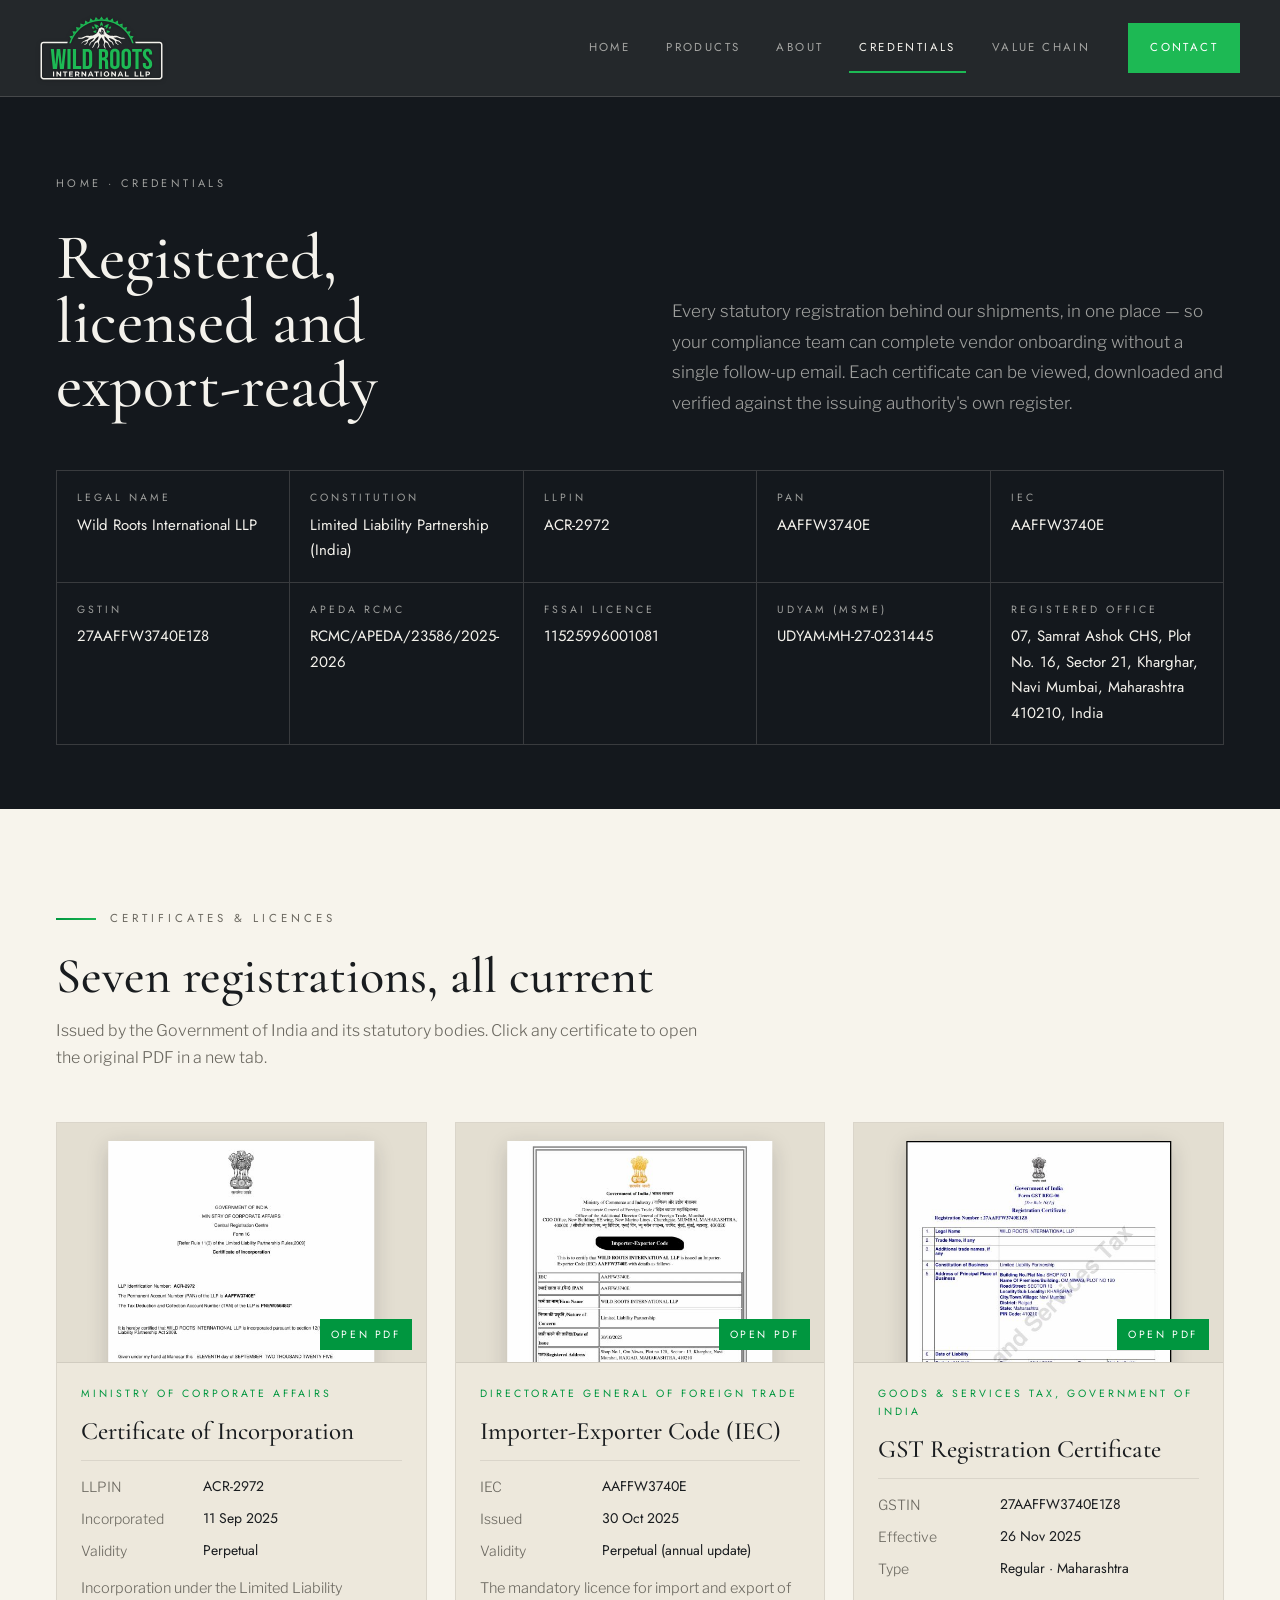
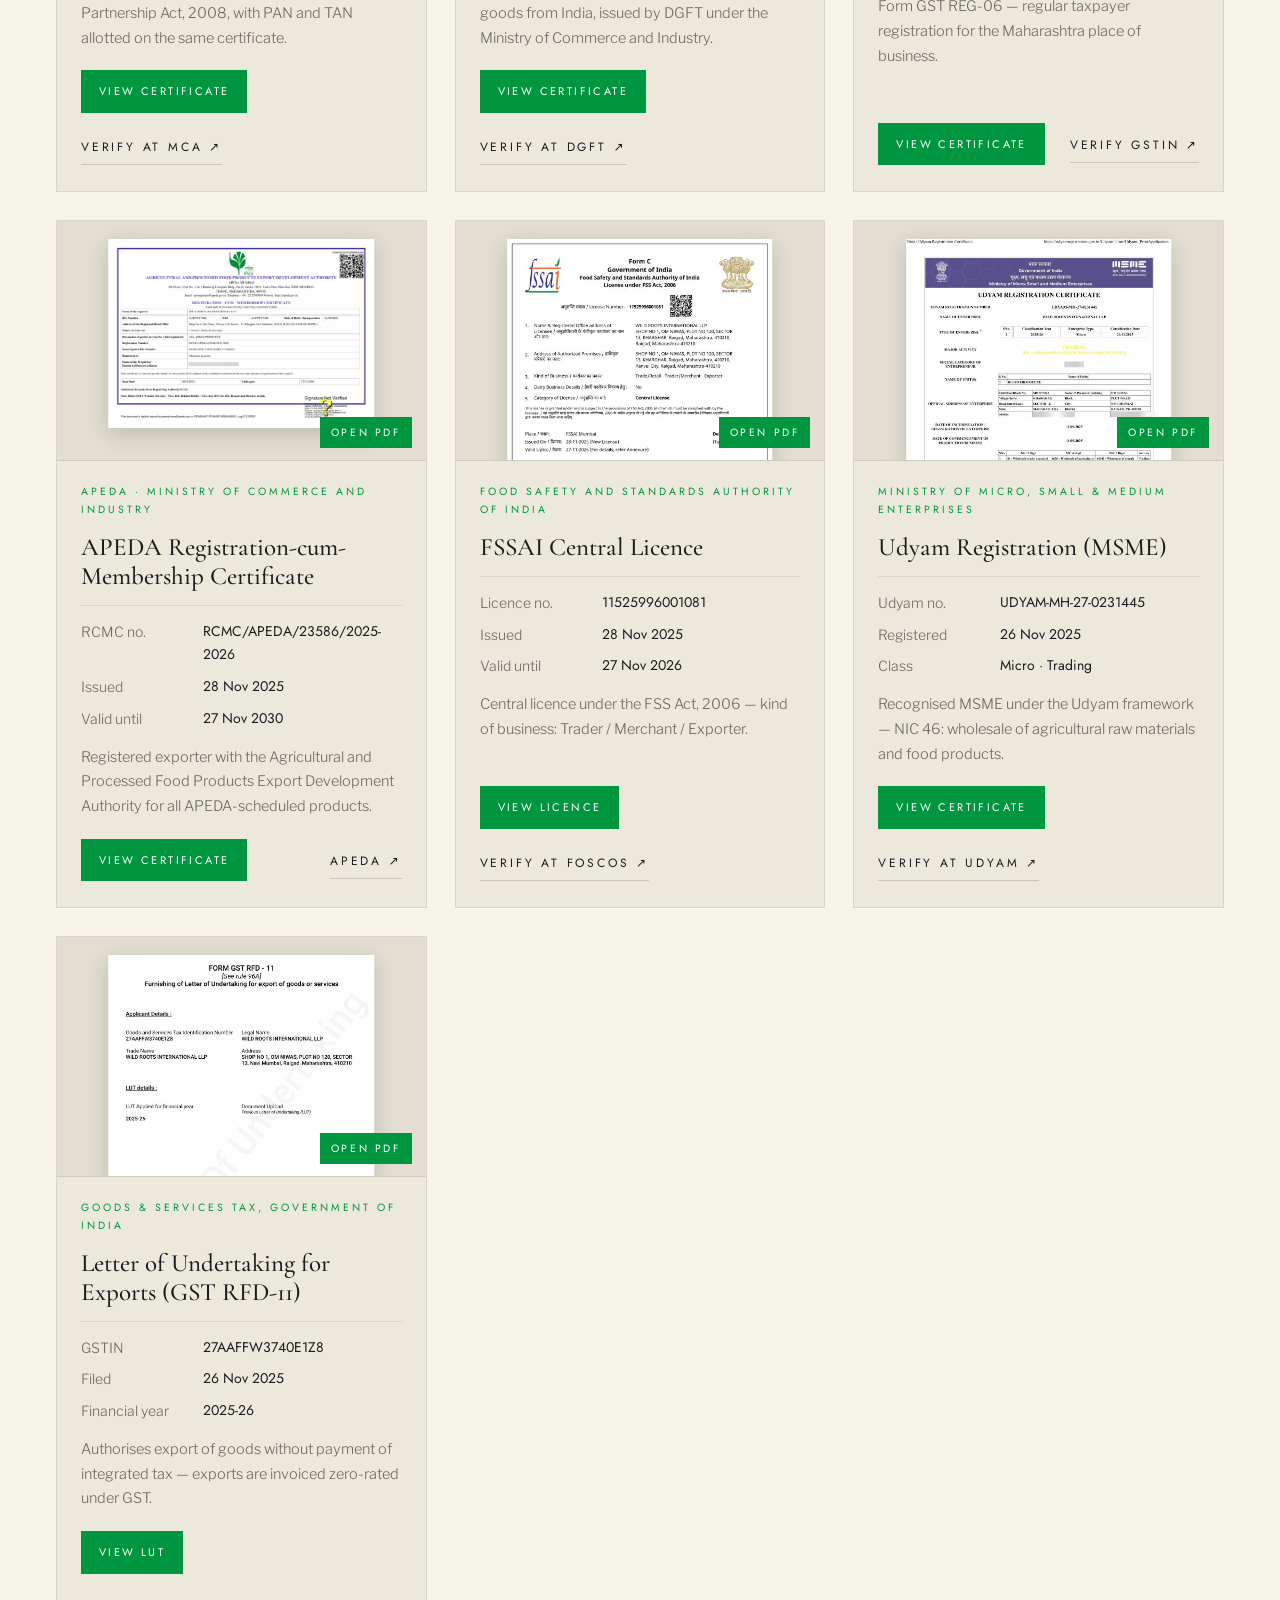
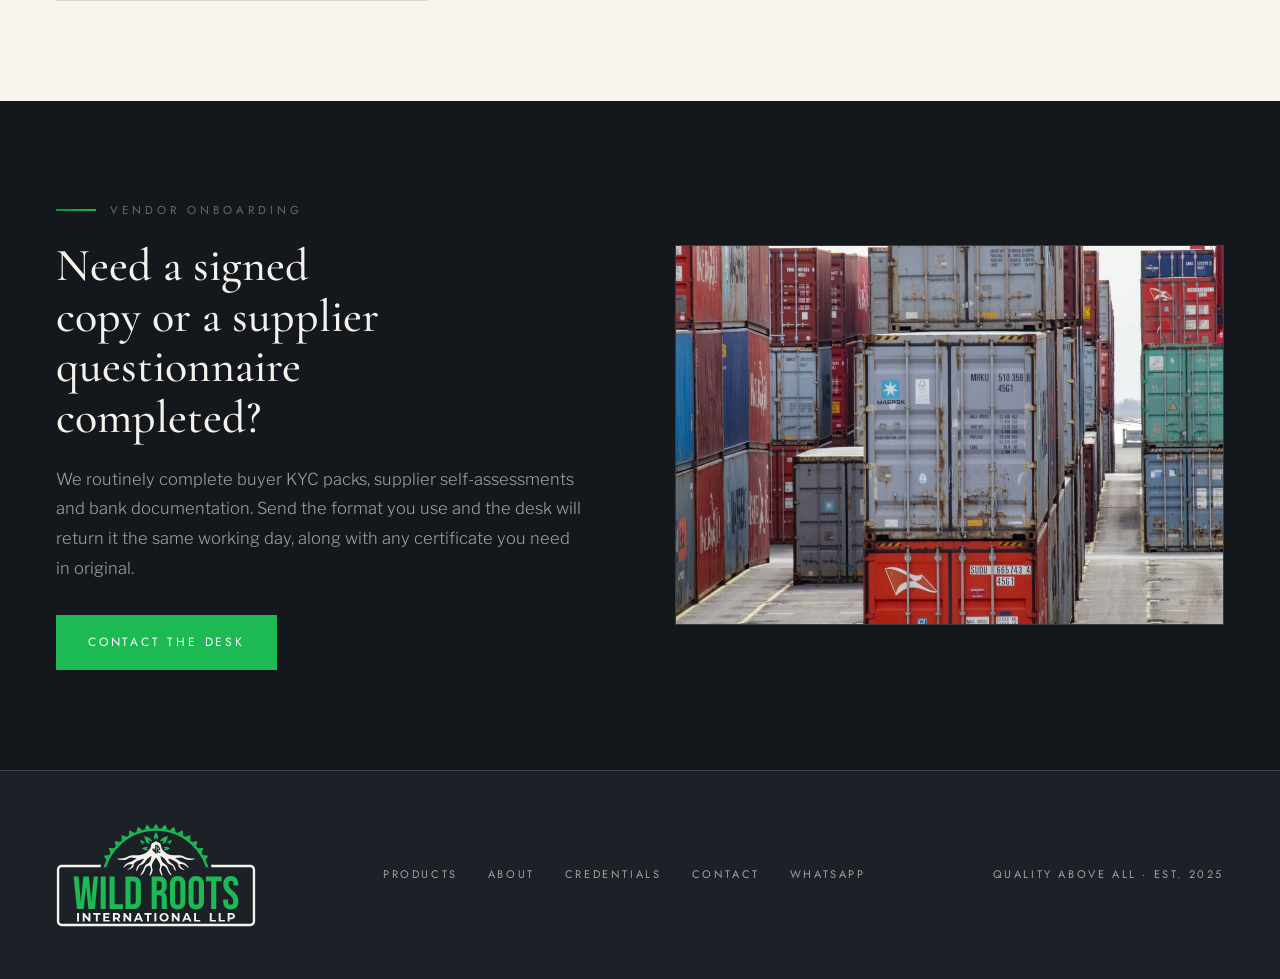
<file: site/credentials.html>
<!DOCTYPE html>
<html lang="en">
<head>
<meta charset="utf-8">
<meta name="viewport" content="width=device-width, initial-scale=1">
<title>Credentials — Wild Roots International LLP</title>
<meta name="description" content="Statutory registrations and licences of Wild Roots International LLP — LLP incorporation, IEC, GST, APEDA RCMC, FSSAI central licence, Udyam (MSME) and GST LUT — with certificate downloads and official verification links.">
<meta property="og:title" content="Credentials — Wild Roots International LLP">
<meta property="og:description" content="Registered, licensed and export-ready: every statutory registration, available to download and verify.">
<meta property="og:type" content="website">
<meta property="og:image" content="assets/img/export.jpg">
<link rel="icon" type="image/svg+xml" href="assets/favicon.svg">
<link rel="icon" type="image/png" href="assets/favicon.png">
<link rel="apple-touch-icon" href="assets/apple-touch-icon.png">
<link rel="preconnect" href="https://fonts.googleapis.com">
<link rel="preconnect" href="https://fonts.gstatic.com" crossorigin>
<link href="https://fonts.googleapis.com/css2?family=Cormorant+Garamond:wght@400;500;600&family=Jost:wght@300;400;500&family=Libre+Franklin:wght@300;400;500&display=swap" rel="stylesheet">
<link rel="stylesheet" href="css/styles.css">
</head>
<body class="page-inner">

<a href="#top" class="skip-link">Skip to content</a>

<header class="site-header" style="--nav-accent:#1db954">
  <div class="site-header__in">
    <a href="index.html" class="site-header__brand" aria-label="Wild Roots International LLP — home">
      <img class="site-header__logo" src="assets/logo/wr-lockup-dark.svg" alt="Wild Roots International LLP" width="124" height="64">
    </a>
    <button class="nav-toggle" type="button" aria-expanded="false" aria-label="Menu">
      <span></span><span></span><span></span>
    </button>
    <nav class="site-nav" aria-label="Main">
      <a href="index.html">Home</a>
      <a href="products.html">Products</a>
      <a href="about.html">About</a>
      <a href="credentials.html" aria-current="page">Credentials</a>
      <a href="index.html#chain">Value Chain</a>
      <a href="contact.html" class="nav-cta">Contact</a>
    </nav>
  </div>
</header>

<main id="top">

  <section class="masthead masthead--dark on-dark">
    <div class="wrap">
      <div class="breadcrumb">Home · Credentials</div>
      <div class="masthead__grid">
        <h1>Registered, licensed and export-ready</h1>
        <p class="masthead__lede">Every statutory registration behind our shipments, in one place — so your compliance team can complete vendor onboarding without a single follow-up email. Each certificate can be viewed, downloaded and verified against the issuing authority's own register.</p>
      </div>

      <div class="cred-summary" aria-label="Company identifiers">
        <dl class="cred-ids">
          <div><dt>Legal name</dt><dd>Wild Roots International LLP</dd></div>
          <div><dt>Constitution</dt><dd>Limited Liability Partnership (India)</dd></div>
          <div><dt>LLPIN</dt><dd>ACR-2972</dd></div>
          <div><dt>PAN</dt><dd>AAFFW3740E</dd></div>
          <div><dt>IEC</dt><dd>AAFFW3740E</dd></div>
          <div><dt>GSTIN</dt><dd>27AAFFW3740E1Z8</dd></div>
          <div><dt>APEDA RCMC</dt><dd>RCMC/APEDA/23586/2025-2026</dd></div>
          <div><dt>FSSAI licence</dt><dd>11525996001081</dd></div>
          <div><dt>Udyam (MSME)</dt><dd>UDYAM-MH-27-0231445</dd></div>
          <div><dt>Registered office</dt><dd>07, Samrat Ashok CHS, Plot No. 16, Sector 21, Kharghar, Navi Mumbai, Maharashtra 410210, India</dd></div>
        </dl>
      </div>
    </div>
  </section>

  <section class="cred">
    <div class="wrap">
      <div class="eyebrow"><span class="tri-rule"></span><span>Certificates &amp; Licences</span></div>
      <h2 class="sec-h2">Seven registrations, all current</h2>
      <p class="cred__lede">Issued by the Government of India and its statutory bodies. Click any certificate to open the original PDF in a new tab.</p>

      <div class="cred-grid">

        <article class="cred-card">
          <a class="cred-card__thumb" href="assets/docs/llp-certificate-of-incorporation.pdf" target="_blank" rel="noopener" aria-label="Open Certificate of Incorporation (PDF)">
            <img src="assets/docs/thumbs/llp-certificate-of-incorporation.jpg" alt="" loading="lazy" width="496" height="702">
          </a>
          <div class="cred-card__body">
            <span class="cred-card__issuer">Ministry of Corporate Affairs</span>
            <h3>Certificate of Incorporation</h3>
            <dl class="cred-card__meta">
              <div><dt>LLPIN</dt><dd>ACR-2972</dd></div>
              <div><dt>Incorporated</dt><dd>11 Sep 2025</dd></div>
              <div><dt>Validity</dt><dd>Perpetual</dd></div>
            </dl>
            <p>Incorporation under the Limited Liability Partnership Act, 2008, with PAN and TAN allotted on the same certificate.</p>
            <div class="cred-card__actions">
              <a class="btn btn--dark btn--sm" href="assets/docs/llp-certificate-of-incorporation.pdf" target="_blank" rel="noopener">View certificate</a>
              <a class="link-underline" href="https://www.mca.gov.in/mcafoportal/viewCompanyMasterData.do" target="_blank" rel="noopener">Verify at MCA ↗</a>
            </div>
          </div>
        </article>

        <article class="cred-card">
          <a class="cred-card__thumb" href="assets/docs/iec-importer-exporter-code.pdf" target="_blank" rel="noopener" aria-label="Open Importer-Exporter Code certificate (PDF)">
            <img src="assets/docs/thumbs/iec-importer-exporter-code.jpg" alt="" loading="lazy" width="496" height="702">
          </a>
          <div class="cred-card__body">
            <span class="cred-card__issuer">Directorate General of Foreign Trade</span>
            <h3>Importer-Exporter Code (IEC)</h3>
            <dl class="cred-card__meta">
              <div><dt>IEC</dt><dd>AAFFW3740E</dd></div>
              <div><dt>Issued</dt><dd>30 Oct 2025</dd></div>
              <div><dt>Validity</dt><dd>Perpetual (annual update)</dd></div>
            </dl>
            <p>The mandatory licence for import and export of goods from India, issued by DGFT under the Ministry of Commerce and Industry.</p>
            <div class="cred-card__actions">
              <a class="btn btn--dark btn--sm" href="assets/docs/iec-importer-exporter-code.pdf" target="_blank" rel="noopener">View certificate</a>
              <a class="link-underline" href="https://www.dgft.gov.in/CP/" target="_blank" rel="noopener">Verify at DGFT ↗</a>
            </div>
          </div>
        </article>

        <article class="cred-card">
          <a class="cred-card__thumb" href="assets/docs/gst-registration-certificate.pdf" target="_blank" rel="noopener" aria-label="Open GST Registration Certificate (PDF)">
            <img src="assets/docs/thumbs/gst-registration-certificate.jpg" alt="" loading="lazy" width="496" height="702">
          </a>
          <div class="cred-card__body">
            <span class="cred-card__issuer">Goods &amp; Services Tax, Government of India</span>
            <h3>GST Registration Certificate</h3>
            <dl class="cred-card__meta">
              <div><dt>GSTIN</dt><dd>27AAFFW3740E1Z8</dd></div>
              <div><dt>Effective</dt><dd>26 Nov 2025</dd></div>
              <div><dt>Type</dt><dd>Regular · Maharashtra</dd></div>
            </dl>
            <p>Form GST REG-06 — regular taxpayer registration for the Maharashtra place of business.</p>
            <div class="cred-card__actions">
              <a class="btn btn--dark btn--sm" href="assets/docs/gst-registration-certificate.pdf" target="_blank" rel="noopener">View certificate</a>
              <a class="link-underline" href="https://services.gst.gov.in/services/searchtp" target="_blank" rel="noopener">Verify GSTIN ↗</a>
            </div>
          </div>
        </article>

        <article class="cred-card">
          <a class="cred-card__thumb" href="assets/docs/apeda-rcmc-certificate.pdf" target="_blank" rel="noopener" aria-label="Open APEDA Registration-cum-Membership Certificate (PDF)">
            <img src="assets/docs/thumbs/apeda-rcmc-certificate.jpg" alt="" loading="lazy" width="496" height="702">
          </a>
          <div class="cred-card__body">
            <span class="cred-card__issuer">APEDA · Ministry of Commerce and Industry</span>
            <h3>APEDA Registration-cum-Membership Certificate</h3>
            <dl class="cred-card__meta">
              <div><dt>RCMC no.</dt><dd>RCMC/APEDA/23586/2025-2026</dd></div>
              <div><dt>Issued</dt><dd>28 Nov 2025</dd></div>
              <div><dt>Valid until</dt><dd>27 Nov 2030</dd></div>
            </dl>
            <p>Registered exporter with the Agricultural and Processed Food Products Export Development Authority for all APEDA-scheduled products.</p>
            <div class="cred-card__actions">
              <a class="btn btn--dark btn--sm" href="assets/docs/apeda-rcmc-certificate.pdf" target="_blank" rel="noopener">View certificate</a>
              <a class="link-underline" href="https://apeda.gov.in/" target="_blank" rel="noopener">APEDA ↗</a>
            </div>
          </div>
        </article>

        <article class="cred-card">
          <a class="cred-card__thumb" href="assets/docs/fssai-central-license.pdf" target="_blank" rel="noopener" aria-label="Open FSSAI Central Licence (PDF)">
            <img src="assets/docs/thumbs/fssai-central-license.jpg" alt="" loading="lazy" width="496" height="702">
          </a>
          <div class="cred-card__body">
            <span class="cred-card__issuer">Food Safety and Standards Authority of India</span>
            <h3>FSSAI Central Licence</h3>
            <dl class="cred-card__meta">
              <div><dt>Licence no.</dt><dd>11525996001081</dd></div>
              <div><dt>Issued</dt><dd>28 Nov 2025</dd></div>
              <div><dt>Valid until</dt><dd>27 Nov 2026</dd></div>
            </dl>
            <p>Central licence under the FSS Act, 2006 — kind of business: Trader / Merchant / Exporter.</p>
            <div class="cred-card__actions">
              <a class="btn btn--dark btn--sm" href="assets/docs/fssai-central-license.pdf" target="_blank" rel="noopener">View licence</a>
              <a class="link-underline" href="https://foscos.fssai.gov.in/" target="_blank" rel="noopener">Verify at FoSCoS ↗</a>
            </div>
          </div>
        </article>

        <article class="cred-card">
          <a class="cred-card__thumb" href="assets/docs/udyam-msme-registration.pdf" target="_blank" rel="noopener" aria-label="Open Udyam Registration Certificate (PDF)">
            <img src="assets/docs/thumbs/udyam-msme-registration.jpg" alt="" loading="lazy" width="702" height="499">
          </a>
          <div class="cred-card__body">
            <span class="cred-card__issuer">Ministry of Micro, Small &amp; Medium Enterprises</span>
            <h3>Udyam Registration (MSME)</h3>
            <dl class="cred-card__meta">
              <div><dt>Udyam no.</dt><dd>UDYAM-MH-27-0231445</dd></div>
              <div><dt>Registered</dt><dd>26 Nov 2025</dd></div>
              <div><dt>Class</dt><dd>Micro · Trading</dd></div>
            </dl>
            <p>Recognised MSME under the Udyam framework — NIC 46: wholesale of agricultural raw materials and food products.</p>
            <div class="cred-card__actions">
              <a class="btn btn--dark btn--sm" href="assets/docs/udyam-msme-registration.pdf" target="_blank" rel="noopener">View certificate</a>
              <a class="link-underline" href="https://udyamregistration.gov.in/Udyam_Verify.aspx" target="_blank" rel="noopener">Verify at Udyam ↗</a>
            </div>
          </div>
        </article>

        <article class="cred-card">
          <a class="cred-card__thumb" href="assets/docs/gst-lut-rfd-11.pdf" target="_blank" rel="noopener" aria-label="Open GST Letter of Undertaking (PDF)">
            <img src="assets/docs/thumbs/gst-lut-rfd-11.jpg" alt="" loading="lazy" width="496" height="702">
          </a>
          <div class="cred-card__body">
            <span class="cred-card__issuer">Goods &amp; Services Tax, Government of India</span>
            <h3>Letter of Undertaking for Exports (GST RFD-11)</h3>
            <dl class="cred-card__meta">
              <div><dt>GSTIN</dt><dd>27AAFFW3740E1Z8</dd></div>
              <div><dt>Filed</dt><dd>26 Nov 2025</dd></div>
              <div><dt>Financial year</dt><dd>2025-26</dd></div>
            </dl>
            <p>Authorises export of goods without payment of integrated tax — exports are invoiced zero-rated under GST.</p>
            <div class="cred-card__actions">
              <a class="btn btn--dark btn--sm" href="assets/docs/gst-lut-rfd-11.pdf" target="_blank" rel="noopener">View LUT</a>
            </div>
          </div>
        </article>

      </div>
    </div>
  </section>

  <section class="callout">
    <div class="callout__grid">
      <div>
        <div class="eyebrow"><span class="tri-rule"></span><span>Vendor onboarding</span></div>
        <h2 class="sec-h2">Need a signed copy or a supplier questionnaire completed?</h2>
        <p>We routinely complete buyer KYC packs, supplier self-assessments and bank documentation. Send the format you use and the desk will return it the same working day, along with any certificate you need in original.</p>
        <a class="btn btn--light" href="contact.html">Contact the desk</a>
      </div>
      <div class="cover"><img src="assets/img/export.jpg" alt="Shipping containers at an export port" class="ken ken--30" loading="lazy"></div>
    </div>
  </section>

</main>

<footer class="site-footer">
  <div class="site-footer__in">
    <div class="site-footer__brand">
      <img class="site-footer__logo" src="assets/logo/wr-lockup-dark.svg" alt="Wild Roots International LLP" width="200" height="104">
    </div>
    <nav class="site-footer__nav" aria-label="Footer">
      <a href="products.html">Products</a>
      <a href="about.html">About</a>
      <a href="credentials.html">Credentials</a>
      <a href="contact.html">Contact</a>
      <a href="https://wa.me/918180880818" target="_blank" rel="noopener">WhatsApp</a>
    </nav>
    <span class="site-footer__legal">Quality Above All · Est. 2025</span>
  </div>
</footer>

<script src="js/main.js"></script>
<script src="js/chat.js"></script>
</body>
</html>
</file>
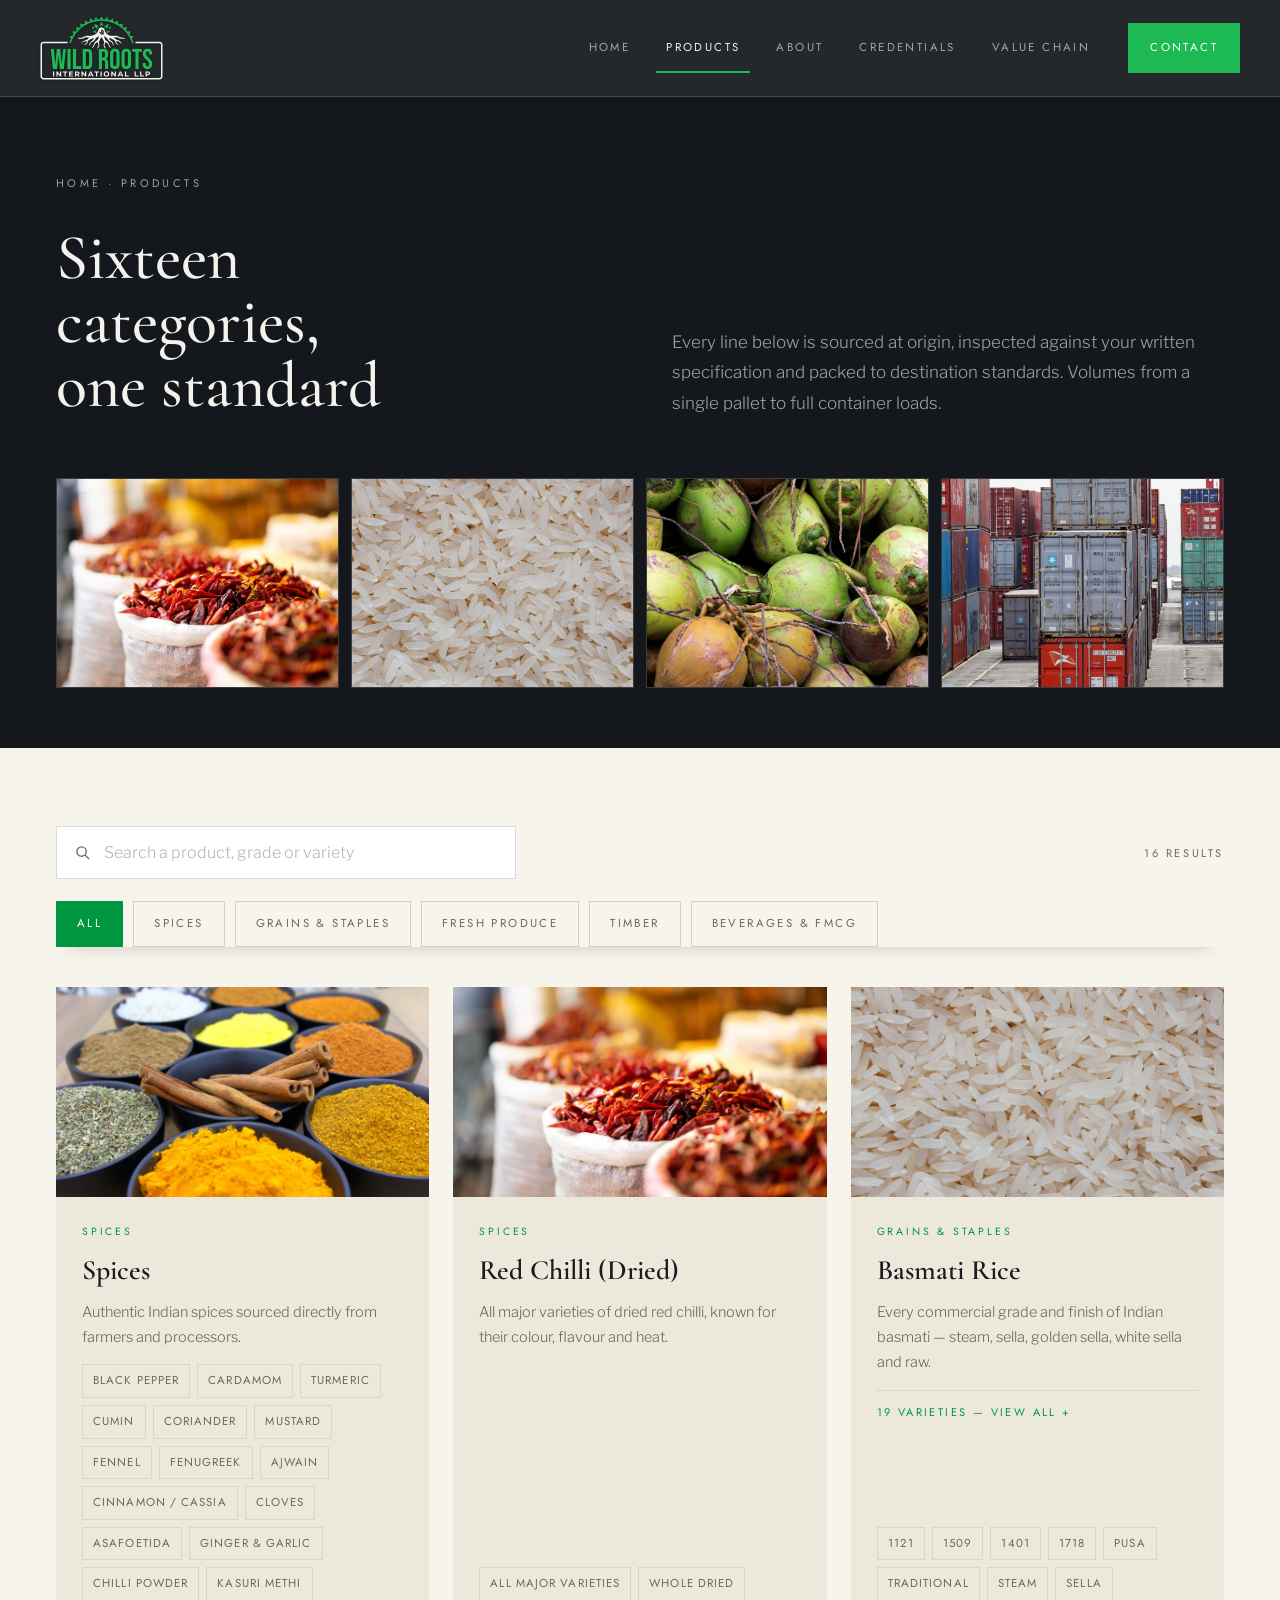
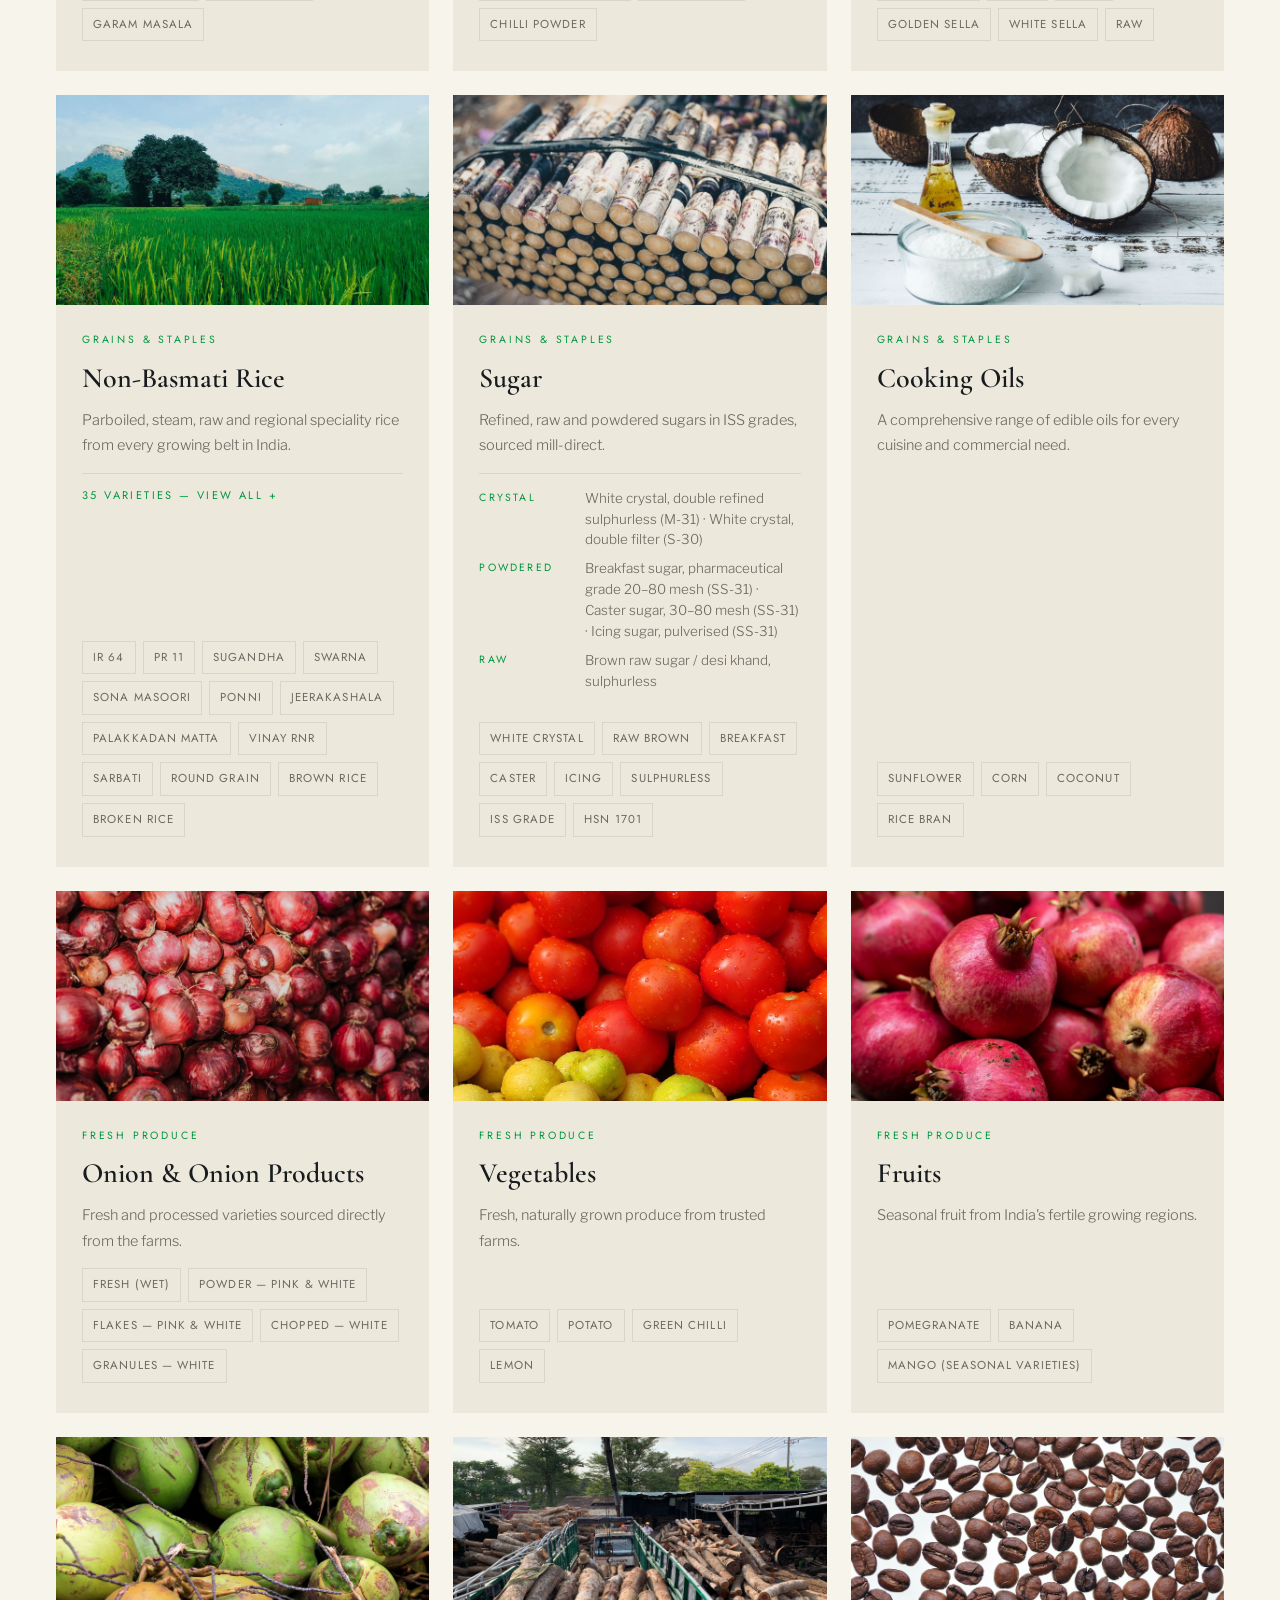
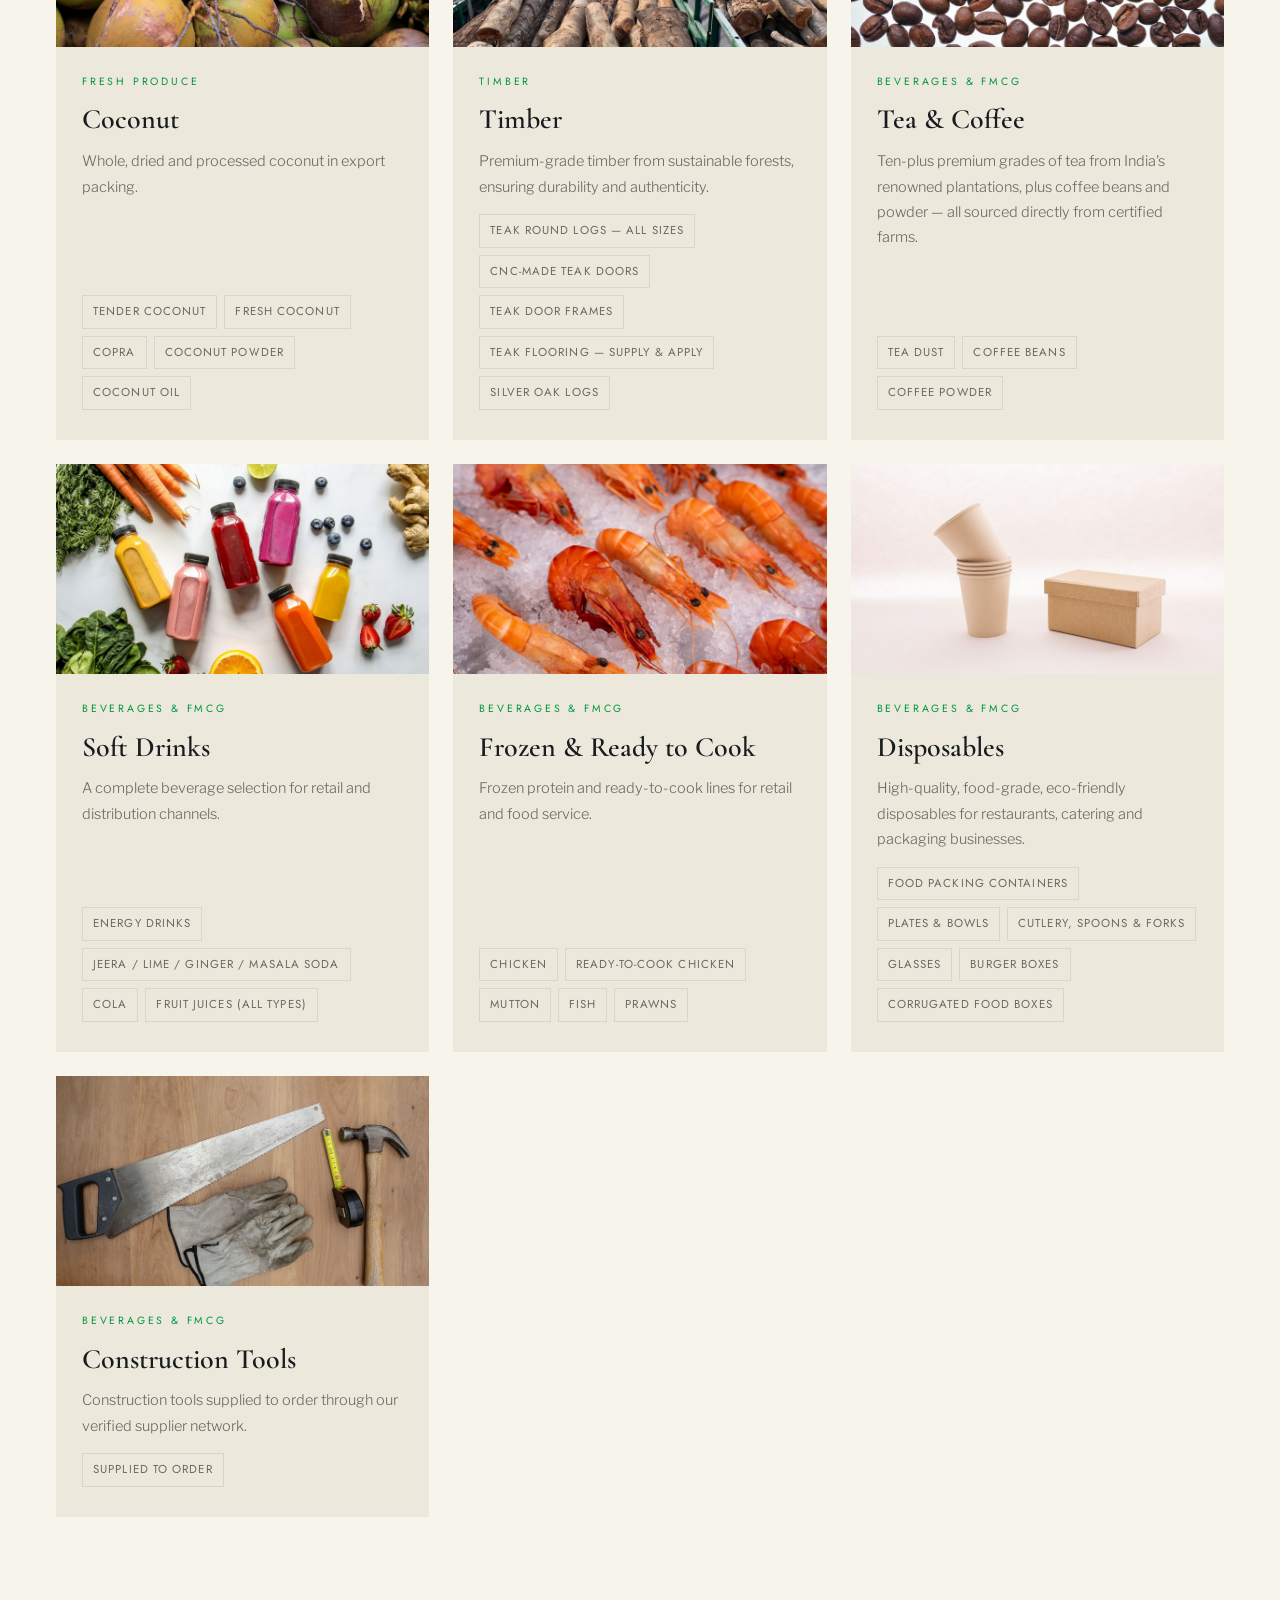
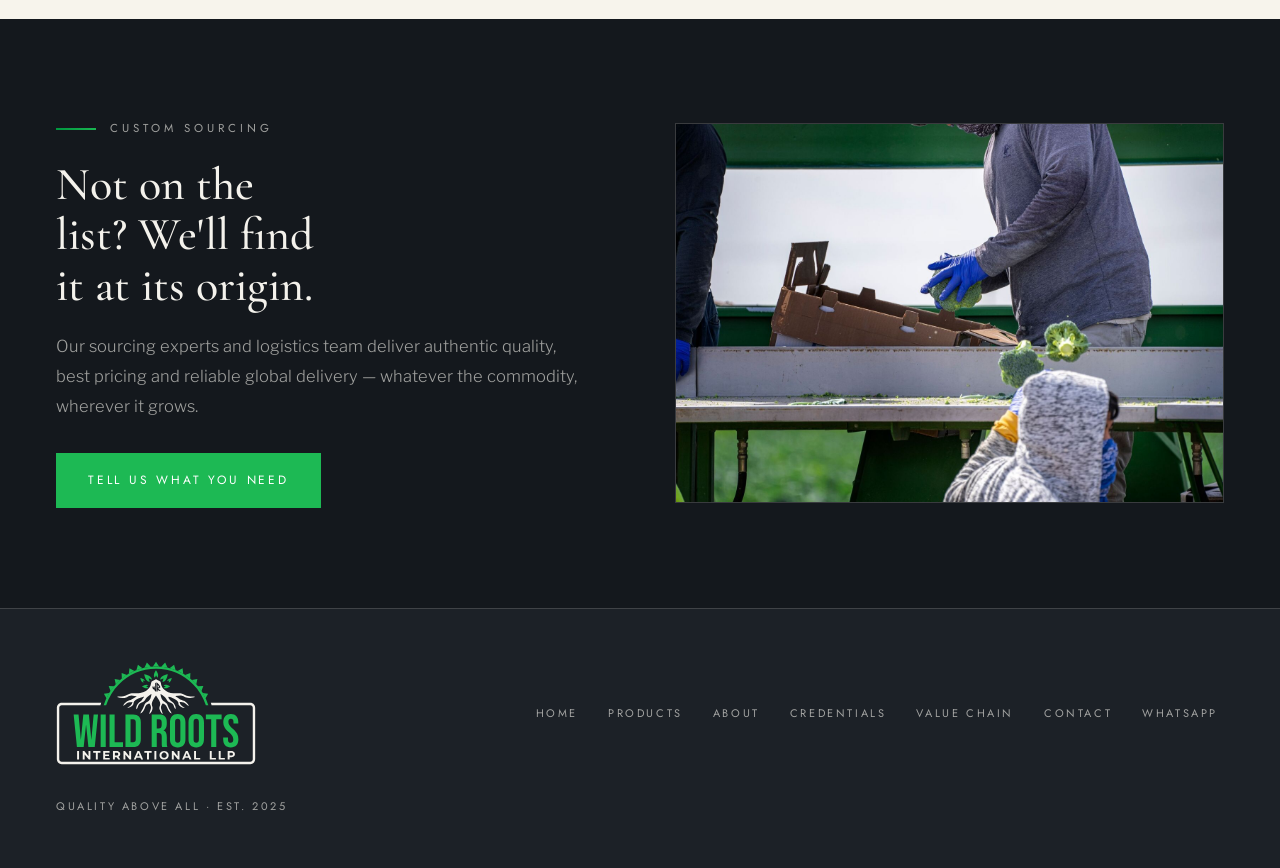
<file: site/products.html>
<!DOCTYPE html>
<html lang="en">
<head>
<meta charset="utf-8">
<meta name="viewport" content="width=device-width, initial-scale=1">
<title>Products — Wild Roots International LLP</title>
<meta name="description" content="Sixteen product categories, one standard — spices, rice, timber, onion products, tea and coffee, oils, fresh produce, frozen foods and more, sourced at origin.">
<meta property="og:title" content="Products — Wild Roots International LLP">
<meta property="og:description" content="Browse sixteen export categories sourced at origin and inspected to your specification.">
<meta property="og:type" content="website">
<meta property="og:image" content="assets/img/chilli.jpg">
<link rel="icon" type="image/svg+xml" href="assets/favicon.svg">
<link rel="icon" type="image/png" href="assets/favicon.png">
<link rel="apple-touch-icon" href="assets/apple-touch-icon.png">
<link rel="preconnect" href="https://fonts.googleapis.com">
<link rel="preconnect" href="https://fonts.gstatic.com" crossorigin>
<link href="https://fonts.googleapis.com/css2?family=Cormorant+Garamond:wght@400;500;600&family=Jost:wght@300;400;500&family=Libre+Franklin:wght@300;400;500&display=swap" rel="stylesheet">
<link rel="stylesheet" href="css/styles.css">
</head>
<body class="page-inner">

<a href="#top" class="skip-link">Skip to content</a>

<header class="site-header" style="--nav-accent:#1db954">
  <div class="site-header__in">
    <a href="index.html" class="site-header__brand" aria-label="Wild Roots International LLP — home">
      <img class="site-header__logo" src="assets/logo/wr-lockup-dark.svg" alt="Wild Roots International LLP" width="124" height="64">
    </a>
    <button class="nav-toggle" type="button" aria-expanded="false" aria-label="Menu">
      <span></span><span></span><span></span>
    </button>
    <nav class="site-nav" aria-label="Main">
      <a href="index.html">Home</a>
      <a href="products.html" aria-current="page">Products</a>
      <a href="about.html">About</a>
      <a href="credentials.html">Credentials</a>
      <a href="index.html#chain">Value Chain</a>
      <a href="contact.html" class="nav-cta">Contact</a>
    </nav>
  </div>
</header>

<main id="top">

  <section class="masthead masthead--dark on-dark">
    <div class="wrap">
      <div class="breadcrumb">Home · Products</div>
      <div class="masthead__grid">
        <h1>Sixteen categories, one standard</h1>
        <p class="masthead__lede">Every line below is sourced at origin, inspected against your written specification and packed to destination standards. Volumes from a single pallet to full container loads.</p>
      </div>
      <div class="photo-strip">
        <div class="cover"><img src="assets/img/chilli.jpg" alt="Dried red chillies in sacks" class="ken ken--26"></div>
        <div class="cover"><img src="assets/img/rice.jpg" alt="Raw long-grain rice" class="ken"></div>
        <div class="cover"><img src="assets/img/coconut.jpg" alt="Pile of fresh tender coconuts" class="ken ken--27"></div>
        <div class="cover"><img src="assets/img/export.jpg" alt="Shipping containers at an export port" class="ken ken--30"></div>
      </div>
    </div>
  </section>

  <section class="catalog">
    <div class="wrap">
      <div class="catalog__sticky">
      <div class="catalog__bar">
        <label class="search">
          <svg width="15" height="15" viewBox="0 0 16 16" fill="none" stroke="#6b6860" stroke-width="1.4" aria-hidden="true"><circle cx="7" cy="7" r="5"></circle><line x1="10.8" y1="10.8" x2="15" y2="15"></line></svg>
          <input type="text" id="catalog-search" placeholder="Search a product, grade or variety" aria-label="Search a product, grade or variety">
          <button type="button" id="catalog-clear" aria-label="Clear search" class="search__clear" hidden>Clear</button>
        </label>
        <span class="catalog__count" id="catalog-count" aria-live="polite">16 results</span>
      </div>

      <div class="chips" id="catalog-chips" role="group" aria-label="Filter by group"></div>
      </div>

      <div class="catalog__empty" id="catalog-empty" hidden>
        <p>No match in the current list.</p>
        <p>We source beyond this catalogue — <a href="contact.html">tell us what you need</a>.</p>
      </div>

      <div class="catalog__grid" id="catalog-grid"></div>
      <noscript>
        <p style="margin:24px 0 0; font-weight:300; color:var(--mu);">The interactive catalogue needs JavaScript. Our range covers spices, dried red chilli, basmati and non-basmati rice, sugar, cooking oils, onion products, vegetables, fruits, coconut, timber, tea and coffee, soft drinks, frozen foods, disposables and construction tools — <a href="contact.html" style="border-bottom:1px solid var(--ln);">contact the desk</a> for the full list.</p>
      </noscript>
    </div>
  </section>

  <section class="callout on-dark">
    <div class="callout__grid">
      <div>
        <div class="eyebrow"><span class="tri-rule"></span><span>Custom Sourcing</span></div>
        <h2 class="sec-h2">Not on the list? We'll find it at its origin.</h2>
        <p>Our sourcing experts and logistics team deliver authentic quality, best pricing and reliable global delivery — whatever the commodity, wherever it grows.</p>
        <a href="contact.html" class="btn btn--light">Tell us what you need</a>
      </div>
      <div class="cover"><img src="assets/img/packing.jpg" alt="Produce being packed for shipment" class="ken ken--30" loading="lazy"></div>
    </div>
  </section>

</main>

<footer class="site-footer">
  <div class="site-footer__in">
    <div class="site-footer__brand">
      <img class="site-footer__logo" src="assets/logo/wr-lockup-dark.svg" alt="Wild Roots International LLP" width="200" height="104">
    </div>
    <nav class="site-footer__nav" aria-label="Footer">
      <a href="index.html">Home</a>
      <a href="products.html">Products</a>
      <a href="about.html">About</a>
      <a href="credentials.html">Credentials</a>
      <a href="index.html#chain">Value Chain</a>
      <a href="contact.html">Contact</a>
      <a href="https://wa.me/918180880818" target="_blank" rel="noopener">WhatsApp</a>
    </nav>
    <span class="site-footer__legal">Quality Above All · Est. 2025</span>
  </div>
</footer>

<script src="js/main.js"></script>
<script src="js/chat.js"></script>
<script src="js/products.js"></script>
</body>
</html>
</file>
<file: site/css/styles.css>
/* ==========================================================================
   Wild Roots International LLP — site styles
   Built from the design handoff (design tokens + polished Home variant).
   ========================================================================== */

/* ---------- Tokens ---------- */
:root {
  --cr: #faf8f2;            /* cream page background */
  --cr2: #ebe6da;           /* secondary cream (bands) */
  --dk: #14181d;            /* ink / dark sections */
  --dk2: #1c2127;           /* footer dark */
  --tx: #191c1f;            /* body text on cream */
  --mu: #6b6860;            /* muted text / labels */
  --ln: rgba(25, 28, 31, .16);
  --ln2: rgba(25, 28, 31, .09);
  --otx: #f4f2ec;           /* text on dark */
  --omu: rgba(244, 242, 236, .62);
  --oln: rgba(244, 242, 236, .16);
  --i: #191c1f;             /* secondary accent — ink on cream, cream on dark (indigo retired) */
  --m: #191c1f;             /* secondary accent alias (magenta retired) */
  --g2: #1db954;            /* brand green, lifted for dark grounds */
  --g-soft: rgba(0, 150, 63, .12);
  --g: #00963f;             /* accent — brand green (logo) */

  --serif: 'Cormorant Garamond', Georgia, serif;
  --sans: 'Jost', system-ui, sans-serif;
  --body: 'Libre Franklin', system-ui, sans-serif;

  --tri: linear-gradient(90deg, #00963f 0%, #1db954 55%, #f4f2ec 100%);

  --pad-x: clamp(24px, 4.5vw, 56px);
  --max-w: 1440px;
}

/* The brand indigo is too deep to read on ink; dark sections use a tint of it */
.on-dark, .commit, .hero, .site-header, .site-footer, .quote, .callout, .marquee { --i: #f4f2ec; --m: #f4f2ec; --g: #1db954; }

/* Inner pages use the slightly warmer cream from the handoff */
body.page-inner {
  --cr: #f7f4ec;
  --cr2: #ede8dc;
}

/* ---------- Base ---------- */
*, *::before, *::after { box-sizing: border-box; }

html { scroll-behavior: smooth; }

body {
  margin: 0;
  background: var(--cr);
  color: var(--tx);
  font-family: var(--body);
  font-size: 16px;
  line-height: 1.7;
}

img { max-width: 100%; display: block; }

a {
  color: inherit;
  text-decoration: none;
  transition: opacity .22s ease, background-color .22s ease, border-color .22s ease;
}
a:hover { opacity: .7; }

button {
  font: inherit;
  transition: opacity .22s ease, background-color .22s ease;
}

:focus-visible { outline: 2px solid var(--g); outline-offset: 3px; }

::selection { background: #00963f; color: #ffffff; }

input::placeholder, textarea::placeholder { color: rgba(25, 28, 31, .32); }

/* ---------- Keyframes ---------- */
@keyframes wrLux { 0%, 100% { filter: saturate(1) brightness(1); } 50% { filter: saturate(1.18) brightness(1.09); } }
@keyframes wrGlow { 0%, 100% { filter: drop-shadow(0 1px 5px rgba(63, 63, 163, .30)); } 50% { filter: drop-shadow(0 2px 14px rgba(213, 40, 111, .42)); } }
@keyframes wrRise { from { opacity: 0; transform: translateY(14px); } to { opacity: 1; transform: translateY(0); } }
@keyframes wrShim { 0% { background-position: 0% 0; } 100% { background-position: 200% 0; } }
@keyframes wrKen { from { transform: scale(1); } to { transform: scale(1.09); } }
@keyframes wrMarquee { from { transform: translateX(0); } to { transform: translateX(-50%); } }
@keyframes wrDriftA { 0% { transform: translate3d(-6%, -4%, 0) scale(1); } 50% { transform: translate3d(8%, 6%, 0) scale(1.18); } 100% { transform: translate3d(-6%, -4%, 0) scale(1); } }
@keyframes wrDriftB { 0% { transform: translate3d(6%, 8%, 0) scale(1.1); } 50% { transform: translate3d(-8%, -6%, 0) scale(.92); } 100% { transform: translate3d(6%, 8%, 0) scale(1.1); } }
@keyframes wrGrain { 0% { opacity: .5; } 50% { opacity: .8; } 100% { opacity: .5; } }

@media (prefers-reduced-motion: reduce) {
  html { scroll-behavior: auto; }
  *, *::before, *::after {
    animation-duration: .001ms !important;
    animation-iteration-count: 1 !important;
    transition-duration: .001ms !important;
  }
}

/* ---------- Shared bits ---------- */
.wrap { max-width: var(--max-w); margin: 0 auto; }

.skip-link {
  position: fixed;
  z-index: 90;
  top: 12px;
  left: -9999px;
  font-family: var(--sans);
  font-size: 11.5px;
  letter-spacing: 2.4px;
  text-transform: uppercase;
  background: var(--otx);
  color: var(--dk);
  padding: 14px 22px;
}
.skip-link:focus { left: 12px; }

/* Animated logo mark */
.mark {
  position: relative;
  display: block;
  flex: none;
  animation: wrGlow 7s ease-in-out infinite;
}
.mark img {
  position: absolute;
  inset: 0;
  width: 100%;
  height: 100%;
  object-fit: contain;
  animation: wrLux 8s ease-in-out infinite;
}
.mark--nav { width: 50px; height: 25px; }
.mark--foot { width: 40px; height: 20px; }
.mark--hero { width: 58px; height: 46.9px; }

/* On dark chrome the mark sits on a light circular medallion so every
   stroke of the ribbon — including the dark indigo — reads clearly */
.site-header .mark,
.site-footer .mark {
  animation: none;
  filter: none;
}
.site-header .mark img,
.site-footer .mark img { animation: none; }
.site-header .mark::before,
.site-footer .mark::before {
  content: "";
  position: absolute;
  left: 50%;
  top: 50%;
  transform: translate(-50%, -50%);
  width: 60px;
  height: 60px;
  border-radius: 50%;
  background: var(--otx);
  box-shadow:
    inset 0 0 0 1px rgba(25, 28, 31, .07),
    0 0 0 1px rgba(244, 242, 236, .14),
    0 2px 8px rgba(0, 0, 0, .35);
}
.site-footer .mark::before { width: 50px; height: 50px; }

/* Animated tri-color rules */
.tri-rule {
  display: block;
  width: 40px;
  height: 2px;
  background: var(--tri);
  background-size: 200% 100%;
  animation: wrShim 5s linear infinite;
}
.tri-rule--thick {
  width: 64px;
  height: 3px;
  border-radius: 2px;
}

.eyebrow {
  display: flex;
  align-items: center;
  gap: 14px;
  margin-bottom: 20px;
}
.eyebrow span:last-child {
  font-family: var(--sans);
  font-size: 11.5px;
  letter-spacing: 4px;
  text-transform: uppercase;
  color: var(--mu);
}
.on-dark .eyebrow span:last-child { color: var(--omu); }

.breadcrumb {
  font-family: var(--sans);
  font-size: 11px;
  letter-spacing: 3.4px;
  text-transform: uppercase;
  color: var(--mu);
  margin-bottom: 34px;
}
.on-dark .breadcrumb { color: var(--omu); }

/* Buttons */
.btn {
  display: inline-block;
  font-family: var(--sans);
  font-size: 12px;
  letter-spacing: 2.8px;
  text-transform: uppercase;
  padding: 17px 32px;
  border: 0;
  cursor: pointer;
}
.btn--light { background: var(--g2); color: #ffffff; }
.btn--light:hover { opacity: 1; background: #22c95c; }
.btn--green { background: var(--g); color: #ffffff; }
.btn--green:hover { opacity: 1; background: #0aa64a; }
.btn--ghost { border: 1px solid var(--oln); color: var(--otx); background: transparent; }
.btn--ghost:hover { opacity: 1; background: rgba(29, 185, 84, .12); border-color: var(--g2); }
.btn--dark { background: var(--g); color: #ffffff; }
.btn--dark:hover { opacity: 1; background: #0aa64a; }

/* Cover images — absolutely filled so a photo's intrinsic height can never
   stretch a grid row and push sibling columns out of alignment */
.cover { position: relative; overflow: hidden; }
.cover img {
  position: absolute;
  inset: 0;
  width: 100%;
  height: 100%;
  object-fit: cover;
}
.ken { animation: wrKen 28s ease-in-out infinite alternate; }
.ken--26 { animation-duration: 26s; }
.ken--27 { animation-duration: 27s; }
.ken--29 { animation-duration: 29s; }
.ken--30 { animation-duration: 30s; }
.ken--32 { animation-duration: 32s; }
.ken--25 { animation-duration: 25s; }

/* ---------- Header ---------- */
.site-header {
  position: sticky;
  top: 0;
  z-index: 60;
  background: rgba(20, 24, 29, .93);
  backdrop-filter: blur(14px);
  -webkit-backdrop-filter: blur(14px);
  border-bottom: 1px solid var(--oln);
}
.site-header__in {
  max-width: var(--max-w);
  margin: 0 auto;
  padding: 10px clamp(20px, 4vw, 40px);
  display: flex;
  align-items: center;
  justify-content: space-between;
  gap: clamp(16px, 3vw, 32px);
  flex-wrap: wrap;
}
.site-header__brand {
  display: flex;
  align-items: center;
  gap: 20px;
  flex: none;
  padding: 6px 0;
}
.site-header__brand:hover { opacity: 1; }
.site-header__logo { display: block; height: 64px; width: auto; filter: drop-shadow(0 1px 2px rgba(0,0,0,.35)); }
@media (max-width: 900px) { .site-header__logo { height: 54px; } }
.site-header__wordmark {
  font-family: var(--sans);
  font-size: 16px;
  letter-spacing: 5.2px;
  text-indent: 5.2px;
  white-space: nowrap;
  color: var(--otx);
}
.site-header__brandcol { display: flex; flex-direction: column; gap: 4px; }
.site-header__sub {
  font-family: var(--sans);
  font-weight: 300;
  font-size: 10px;
  letter-spacing: 3.8px;
  text-indent: 3.8px;
  color: rgba(244, 242, 236, .74);
  white-space: nowrap;
}
.site-nav {
  display: flex;
  align-items: center;
  flex-wrap: wrap;
  gap: clamp(6px, 1.6vw, 16px);
  font-family: var(--sans);
  font-size: 11.5px;
  letter-spacing: 2.4px;
  text-transform: uppercase;
  color: var(--omu);
  white-space: nowrap;
}
.site-nav a { padding: 15px 10px; }
.site-nav a[aria-current="page"] {
  color: var(--otx);
  border-bottom: 2px solid var(--nav-accent, #1db954);
  padding-bottom: 13px;
}
.site-nav .nav-cta {
  margin-left: clamp(4px, 1.2vw, 12px);
  color: #ffffff;
  background: var(--g2);
  padding: 15px 22px;
  border-bottom: 0;
}
.site-nav .nav-cta:hover { opacity: 1; background: #22c95c; }
.site-nav a.nav-cta[aria-current="page"] { color: #ffffff; border-bottom: 0; padding-bottom: 15px; box-shadow: 0 0 0 2px #14181d, 0 0 0 4px var(--g2); }

/* Mobile navigation */
.nav-toggle { display: none; }

@media (max-width: 900px) {
  .site-header__in { flex-wrap: nowrap; }
  .nav-toggle {
    display: flex;
    flex-direction: column;
    align-items: center;
    justify-content: center;
    gap: 5px;
    width: 48px;
    height: 48px;
    flex: none;
    background: transparent;
    border: 1px solid var(--oln);
    cursor: pointer;
  }
  .nav-toggle span {
    display: block;
    width: 20px;
    height: 1.5px;
    background: var(--otx);
    transition: transform .25s ease, opacity .2s ease;
  }
  .nav-toggle[aria-expanded="true"] span:nth-child(1) { transform: translateY(6.5px) rotate(45deg); }
  .nav-toggle[aria-expanded="true"] span:nth-child(2) { opacity: 0; }
  .nav-toggle[aria-expanded="true"] span:nth-child(3) { transform: translateY(-6.5px) rotate(-45deg); }

  .site-nav {
    display: none;
    position: absolute;
    top: 100%;
    left: 0;
    right: 0;
    flex-direction: column;
    align-items: stretch;
    gap: 0;
    background: #14181d;
    border-bottom: 1px solid var(--oln);
    padding: 8px clamp(20px, 4vw, 40px) 22px;
    white-space: normal;
    box-shadow: 0 18px 34px rgba(0, 0, 0, .35);
  }
  .site-nav.is-open { display: flex; animation: wrRise .25s ease both; }
  .site-nav a {
    padding: 16px 4px;
    font-size: 12.5px;
    border-bottom: 1px solid rgba(244, 242, 236, .08);
  }
  .site-nav a[aria-current="page"] {
    color: var(--otx);
    border-bottom: 1px solid rgba(244, 242, 236, .08);
    border-left: 2px solid var(--nav-accent, #1db954);
    padding-left: 14px;
    padding-bottom: 16px;
  }
  .site-nav .nav-cta {
    margin: 18px 0 0;
    padding: 16px;
    text-align: center;
    border-bottom: 0;
  }
  .site-nav a.nav-cta[aria-current="page"] { padding-bottom: 16px; padding-left: 16px; border-left: 0; }
}

/* ---------- Home: hero (full-bleed video cover) ---------- */
.hero {
  position: relative;
  overflow: hidden;
  background: var(--dk);
  color: var(--otx);
  border-top: 1px solid rgba(244, 242, 236, .06);
}
.hero__media { position: absolute; inset: 0; }
.hero__media img,
.hero__media video {
  position: absolute;
  inset: 0;
  width: 100%;
  height: 100%;
  object-fit: cover;
}
/* dark on the left where the copy sits, clear on the right */
.hero__scrim {
  position: absolute;
  inset: 0;
  pointer-events: none;
  background:
    linear-gradient(180deg, rgba(20, 24, 29, .30) 0%, rgba(20, 24, 29, 0) 26%, rgba(20, 24, 29, .30) 100%),
    linear-gradient(90deg, rgba(20, 24, 29, .93) 0%, rgba(20, 24, 29, .84) 36%, rgba(20, 24, 29, .48) 62%, rgba(20, 24, 29, .12) 84%, rgba(20, 24, 29, 0) 100%);
}
.hero__inner {
  position: relative;
  z-index: 1;
  max-width: var(--max-w);
  margin: 0 auto;
  padding: clamp(56px, 7vw, 100px) var(--pad-x);
  min-height: clamp(520px, 56vw, 680px);
  display: flex;
  flex-direction: column;
  justify-content: center;
}
.hero__content {
  display: flex;
  flex-direction: column;
  max-width: clamp(560px, 54vw, 780px);
  animation: wrRise .7s ease both;
}
@media (max-width: 720px) {
  .hero__scrim {
    background: linear-gradient(180deg, rgba(20, 24, 29, .82) 0%, rgba(20, 24, 29, .66) 55%, rgba(20, 24, 29, .82) 100%);
  }
}
@media (prefers-reduced-motion: reduce) {
  .hero__media video { display: none; }  /* the poster image beneath remains */
}
/* Bright-footage variant: marine-blue veil at half strength so the video
   stays luminous, sunrise-gold accents echoing the footage */
.hero--bright .hero__scrim {
  background:
    linear-gradient(180deg, rgba(6, 26, 43, .18) 0%, rgba(6, 26, 43, 0) 18%),
    linear-gradient(90deg, rgba(6, 26, 43, .38) 0%, rgba(6, 26, 43, .16) 42%, rgba(6, 26, 43, 0) 62%);
}
.hero--bright .hero__content { position: relative; }
/* soft pool of shade behind the copy only — fades out before the mid-frame */
.hero--bright .hero__content::before {
  content: "";
  position: absolute;
  inset: -160px -200px;
  z-index: -1;
  pointer-events: none;
  /* must reach 0 well inside the box or its edges print as a rectangle */
  background: radial-gradient(ellipse at 45% 50%, rgba(6, 26, 43, .34) 0%, rgba(6, 26, 43, .16) 42%, rgba(6, 26, 43, 0) 68%);
}
.hero--bright .hero__title {
  text-shadow: 0 1px 2px rgba(6, 26, 43, .65), 0 2px 8px rgba(6, 26, 43, .7), 0 4px 30px rgba(6, 26, 43, .85);
}
.hero--bright .hero__intro {
  color: #fff;
  font-weight: 400;
  text-shadow: 0 0 2px rgba(6, 26, 43, .55), 0 1px 4px rgba(6, 26, 43, .85), 0 2px 16px rgba(6, 26, 43, .9);
}
.hero--bright .hero__phases li { text-shadow: 0 1px 12px rgba(6, 26, 43, .65); }
.hero--bright .hero__phases-row .tri-rule { background: #f2b53d; }
.hero--bright .hero__phases li.is-active { color: #ffd98a; }
.hero--bright .btn--ghost { border-color: rgba(255, 255, 255, .68); }
@media (max-width: 720px) {
  .hero--bright .hero__scrim {
    background: linear-gradient(180deg, rgba(6, 26, 43, .40) 0%, rgba(6, 26, 43, .18) 55%, rgba(6, 26, 43, .34) 100%);
  }
}
/* journey phases — highlight follows the video */
.hero__phases-row {
  display: flex;
  align-items: flex-start;
  gap: 16px;
  margin-bottom: 34px;
}
.hero__phases-row .tri-rule { flex: none; margin-top: 9px; }
.hero__phases {
  margin: 0;
  padding: 0;
  list-style: none;
  display: flex;
  flex-wrap: wrap;
  gap: 6px 0;
  font-family: var(--sans);
  font-size: 11.5px;
  letter-spacing: 3px;
  text-transform: uppercase;
  color: var(--omu);
}
.hero__phases li { transition: color .5s ease; }
.hero__phases li + li::before {
  content: "·";
  margin: 0 12px;
  color: var(--omu);
}
.hero__phases li.is-active { color: var(--otx); }
/* the dot-separated row wraps raggedly on narrow screens — use a clean 2×2 grid */
@media (max-width: 720px) {
  .hero__phases {
    display: grid;
    grid-template-columns: repeat(2, minmax(0, 1fr));
    gap: 12px 20px;
  }
  .hero__phases li + li::before { content: none; margin: 0; }
  .hero__phases-row .tri-rule { width: 28px; margin-top: 8px; }
}
.hero__title {
  margin: 0;
  font-family: var(--serif);
  font-weight: 500;
  font-size: clamp(42px, 5.6vw, 76px);
  line-height: 1;
  letter-spacing: -.5px;
  max-width: 18ch;
  text-wrap: balance;
  color: var(--otx);
}
.hero__intro {
  margin: 28px 0 0;
  max-width: 56ch;
  font-size: clamp(16px, 1.25vw, 17.5px);
  line-height: 1.8;
  font-weight: 300;
  color: var(--omu);
  text-wrap: pretty;
}
.hero__ctas { display: flex; flex-wrap: wrap; gap: 14px; margin-top: 36px; }

/* ---------- Home: marquee ---------- */
.marquee { background: var(--dk); overflow: hidden; padding: 19px 0; }
.marquee__track {
  display: flex;
  width: max-content;
  gap: 54px;
  animation: wrMarquee 36s linear infinite;
  font-family: var(--sans);
  font-size: 11.5px;
  letter-spacing: 3.4px;
  text-transform: uppercase;
  color: var(--omu);
}
.marquee:hover .marquee__track { animation-play-state: paused; }

/* ---------- Home: stat band ---------- */
.stats { padding: clamp(56px, 7vw, 84px) var(--pad-x); background: var(--cr2); }
.stats__grid {
  max-width: var(--max-w);
  margin: 0 auto;
  display: grid;
  grid-template-columns: repeat(auto-fit, minmax(min(100%, 330px), 1fr));
  gap: clamp(36px, 5vw, 72px);
  align-items: center;
}
.stats__statement {
  margin: 0;
  font-family: var(--serif);
  font-size: clamp(26px, 2.6vw, 32px);
  line-height: 1.35;
  font-weight: 500;
  text-wrap: balance;
}
.stats__cells {
  display: grid;
  grid-template-columns: repeat(auto-fit, minmax(118px, 1fr));
  gap: 18px 0;
  border-left: 1px solid var(--ln);
}
.stats__cell { padding: 8px clamp(16px, 1.8vw, 22px); }
.stats__cell + .stats__cell { border-left: 1px solid var(--ln2); }
.stats__num { font-family: var(--serif); font-size: clamp(36px, 3.4vw, 44px); line-height: 1; }
.stats__label {
  margin-top: 9px;
  font-family: var(--sans);
  font-size: 10.5px;
  letter-spacing: 2.8px;
  text-transform: uppercase;
  color: var(--mu);
}

/* ---------- Section headings ---------- */
.sec-h2 {
  margin: 0;
  font-family: var(--serif);
  font-weight: 500;
  font-size: clamp(34px, 4.1vw, 50px);
  line-height: 1.08;
  text-wrap: balance;
}

/* ---------- Home: portfolio rail ---------- */
.portfolio { padding: clamp(64px, 8vw, 104px) 0 clamp(70px, 8vw, 110px); background: var(--cr); }
.portfolio__head { padding: 0 var(--pad-x); }
.portfolio__intro {
  display: grid;
  grid-template-columns: repeat(auto-fit, minmax(min(100%, 360px), 1fr));
  gap: clamp(24px, 5vw, 80px);
  align-items: end;
  margin-bottom: 46px;
}
.portfolio__intro h2 { max-width: 14ch; }
.portfolio__intro p {
  margin: 0;
  font-size: 16.5px;
  line-height: 1.85;
  font-weight: 300;
  color: var(--mu);
  text-wrap: pretty;
}
.rail {
  display: flex;
  gap: 20px;
  overflow-x: auto;
  overscroll-behavior-x: contain;
  scroll-snap-type: x proximity;
  scroll-padding-left: 56px;
  padding: 6px var(--pad-x) 26px;
  scrollbar-width: thin;
}
.rail__card {
  flex: none;
  width: min(330px, 78vw);
  display: flex;
  flex-direction: column;
  scroll-snap-align: start;
  transition: transform .45s cubic-bezier(.2, .7, .3, 1);
}
.rail__card:hover { opacity: 1; transform: translateY(-7px); }
.rail__card .cover { height: clamp(320px, 34vw, 420px); }
.rail__card figcaption, .rail__body { margin-top: 18px; padding-top: 16px; border-top: 2px solid var(--i); }
.rail__card--i .rail__body { border-top-color: var(--i); }
.rail__card--m .rail__body { border-top-color: var(--m); }
.rail__card--g .rail__body { border-top-color: var(--g); }
.rail__body h3 {
  margin: 0 0 9px;
  font-family: var(--serif);
  font-weight: 600;
  font-size: clamp(24px, 2.1vw, 27px);
}
.rail__body p {
  margin: 0;
  font-size: 14px;
  line-height: 1.7;
  font-weight: 300;
  color: var(--mu);
}
.portfolio__more { padding: 34px var(--pad-x) 0; }
.link-underline {
  display: inline-block;
  font-family: var(--sans);
  font-size: 12px;
  letter-spacing: 2.8px;
  text-transform: uppercase;
  border-bottom: 1px solid var(--ln);
  padding: 10px 0 7px;
}
.link-underline:hover { opacity: 1; border-bottom-color: var(--g); }

/* ---------- Home: value chain ---------- */
.chain { background: var(--dk); color: var(--otx); }
.chain__grid {
  display: grid;
  grid-template-columns: repeat(auto-fit, minmax(min(100%, 440px), 1fr));
}
.chain__text { padding: clamp(64px, 7.5vw, 104px) var(--pad-x); }
.chain__text h2 { margin: 0 0 44px; max-width: 16ch; font-size: clamp(34px, 4vw, 48px); }
.chain__steps { display: flex; flex-direction: column; border-top: 1px solid var(--oln); }
.chain__step {
  display: grid;
  grid-template-columns: clamp(46px, 5vw, 74px) minmax(0, 1fr);
  gap: clamp(16px, 2vw, 26px);
  padding: 26px 0;
  border-bottom: 1px solid var(--oln);
  align-items: baseline;
}
.chain__num { font-family: var(--serif); font-size: 34px; line-height: 1; }
.chain__step h3 { margin: 0 0 8px; font-family: var(--sans); font-weight: 400; font-size: 20px; }
.chain__step p {
  margin: 0;
  font-size: 14.5px;
  line-height: 1.75;
  font-weight: 300;
  color: var(--omu);
}
.chain__stack { display: grid; grid-template-rows: repeat(3, minmax(180px, 1fr)); }

.accent-i { color: var(--i); }
.accent-m { color: var(--m); }
.accent-g { color: var(--g); }

/* ---------- Home: FAQ ---------- */
.faq { padding: clamp(68px, 8vw, 110px) var(--pad-x); background: var(--cr); }
.faq h2 { margin: 0 0 44px; max-width: 20ch; font-size: clamp(34px, 3.8vw, 46px); line-height: 1.1; }
.faq__list { display: flex; flex-direction: column; border-top: 1px solid var(--ln); }
.faq__item { border-bottom: 1px solid var(--ln2); }
.faq__q {
  width: 100%;
  background: transparent;
  border: 0;
  cursor: pointer;
  padding: 24px 0;
  display: grid;
  grid-template-columns: clamp(40px, 5vw, 70px) minmax(0, 1fr) 30px;
  gap: clamp(12px, 2vw, 20px);
  align-items: center;
  text-align: left;
}
.faq__q:hover { opacity: .72; }
.faq__num { font-family: var(--sans); font-size: 11px; letter-spacing: 2.6px; }
.faq__question {
  font-family: var(--sans);
  font-weight: 400;
  font-size: clamp(17px, 1.7vw, 21px);
  line-height: 1.35;
  color: var(--tx);
}
.faq__sign { font-size: 22px; font-weight: 300; color: var(--mu); text-align: right; }
.faq__a {
  margin: 0;
  padding: 0 clamp(0px, 4vw, 90px) 28px clamp(52px, 7vw, 90px);
  max-width: 80ch;
  animation: wrRise .34s ease both;
  font-size: 15.5px;
  line-height: 1.8;
  font-weight: 300;
  color: var(--mu);
  text-wrap: pretty;
}
.faq__item:not(.is-open) .faq__a { display: none; }

/* ---------- Enquiry section / forms ---------- */
.enquiry { background: var(--cr2); }
.enquiry__grid {
  display: grid;
  grid-template-columns: repeat(auto-fit, minmax(min(100%, 420px), 1fr));
}
.enquiry__photo { min-height: clamp(320px, 42vw, 640px); }
.enquiry__photos { display: grid; grid-template-rows: 1fr 1fr; gap: 14px; min-height: clamp(320px, 42vw, 640px); }
.wa-link {
  display: inline-flex;
  align-items: center;
  gap: 8px;
  margin-top: 12px;
  font-family: var(--sans);
  font-size: 11.5px;
  letter-spacing: 2.2px;
  text-transform: uppercase;
  color: var(--g);
}
.wa-link svg { width: 18px; height: 18px; }
.enquiry__body { padding: clamp(60px, 7vw, 100px) var(--pad-x); }
.enquiry__body h2 { margin: 0 0 20px; max-width: 15ch; font-size: clamp(34px, 3.8vw, 46px); }
.enquiry__lede {
  margin: 0 0 36px;
  max-width: 46ch;
  font-size: 16.5px;
  line-height: 1.8;
  font-weight: 300;
  color: var(--mu);
}

.form { display: flex; flex-direction: column; gap: 22px; max-width: 560px; }
.form__row {
  display: grid;
  grid-template-columns: repeat(auto-fit, minmax(min(100%, 200px), 1fr));
  gap: 22px;
}
.field { display: flex; flex-direction: column; gap: 9px; }
.field > span {
  font-family: var(--sans);
  font-size: 10.5px;
  letter-spacing: 3.2px;
  text-transform: uppercase;
  color: var(--mu);
}
.field input,
.field textarea,
.field select {
  border: 0;
  border-bottom: 1px solid var(--ln);
  background: transparent;
  font-family: var(--body);
  font-size: 16px;           /* 16px prevents iOS zoom */
  font-weight: 300;
  padding: 12px 0;
  outline: none;
  color: var(--tx);
  transition: border-color .22s ease;
  border-radius: 0;
}
.field textarea { resize: vertical; }
.field input:focus,
.field textarea:focus,
.field select:focus { border-bottom-color: var(--g); }
.form__actions { display: flex; align-items: center; gap: 18px; flex-wrap: wrap; margin-top: 6px; }
.form__note { font-size: 14px; font-weight: 300; color: var(--mu); }

.contact-cells {
  display: grid;
  grid-template-columns: repeat(auto-fit, minmax(min(100%, 220px), 1fr));
  gap: 26px;
  margin-top: 44px;
  padding-top: 32px;
  border-top: 1px solid var(--ln2);
}
.contact-cells h3, .contact-cells .cell-label {
  margin: 0 0 10px;
  font-family: var(--sans);
  font-weight: 400;
  font-size: 10.5px;
  letter-spacing: 3.2px;
  text-transform: uppercase;
  color: var(--mu);
}
.contact-cells div p { margin: 0; font-size: 15px; line-height: 1.75; font-weight: 300; }

/* ---------- Footer ---------- */
.site-footer {
  padding: clamp(40px, 5vw, 52px) var(--pad-x);
  background: var(--dk2);
  border-top: 1px solid var(--oln);
}
.site-footer__in {
  max-width: var(--max-w);
  margin: 0 auto;
  display: flex;
  justify-content: space-between;
  align-items: center;
  gap: 32px;
  flex-wrap: wrap;
}
.site-footer__brand { display: flex; align-items: center; gap: 18px; }
.site-footer__logo { width: 200px; height: auto; display: block; }
.site-footer__name,
.site-footer__legal {
  font-family: var(--sans);
  font-size: 11px;
  letter-spacing: 3.2px;
  text-transform: uppercase;
  color: var(--omu);
  white-space: nowrap;
}
.site-footer__nav {
  display: flex;
  flex-wrap: wrap;
  gap: 8px 18px;
  font-family: var(--sans);
  font-size: 11px;
  letter-spacing: 2.6px;
  text-transform: uppercase;
  color: var(--omu);
}
.site-footer__nav a { padding: 14px 6px; }
.site-footer__legal { letter-spacing: 2.6px; }

/* ==========================================================================
   Inner pages (Products / About / Contact)
   ========================================================================== */

/* Masthead */
.masthead { padding: clamp(52px, 6vw, 78px) var(--pad-x) 0; }
.masthead--dark { background: var(--dk); color: var(--otx); }
.masthead__grid {
  display: grid;
  grid-template-columns: repeat(auto-fit, minmax(min(100%, 420px), 1fr));
  gap: clamp(28px, 5vw, 70px);
  align-items: end;
}
.masthead h1 {
  margin: 0;
  font-family: var(--serif);
  font-weight: 500;
  font-size: clamp(42px, 5vw, 72px);
  line-height: 1;
  max-width: 12ch;
  text-wrap: balance;
}
.masthead__lede {
  margin: 0;
  max-width: 50ch;
  font-size: 17px;
  line-height: 1.8;
  font-weight: 300;
  color: var(--mu);
  text-wrap: pretty;
}
.masthead--dark .masthead__lede { color: var(--omu); }

/* Products: photo strip */
.photo-strip {
  display: grid;
  grid-template-columns: repeat(auto-fit, minmax(220px, 1fr));
  gap: 12px;
  padding: clamp(36px, 5vw, 60px) 0;
}
.photo-strip .cover { height: 210px; border: 1px solid var(--oln); }

/* Products: search + filter */
.catalog { padding: clamp(48px, 6vw, 70px) var(--pad-x) clamp(72px, 8vw, 110px); background: var(--cr); }
.catalog__sticky {
  position: sticky;
  top: 84px;
  z-index: 30;
  background: var(--cr);
  padding-top: 8px;
  margin-bottom: 40px;
  box-shadow: 0 12px 16px -14px rgba(25, 28, 31, .25);
}
.catalog__sticky .chips { margin-bottom: 14px; }
.catalog__bar {
  display: flex;
  flex-wrap: wrap;
  gap: 16px;
  align-items: center;
  justify-content: space-between;
  margin-bottom: 22px;
}
.search {
  display: flex;
  align-items: center;
  gap: 12px;
  flex: 1;
  min-width: min(100%, 300px);
  max-width: 460px;
  background: #fff;
  border: 1px solid var(--ln);
  padding: 15px 18px;
}
.search svg { flex: none; }
.search input {
  flex: 1;
  min-width: 0;
  border: 0;
  outline: 0;
  background: transparent;
  font-family: var(--body);
  font-size: 16px;
  font-weight: 300;
  color: var(--tx);
}
.search__clear {
  border: 0;
  background: transparent;
  cursor: pointer;
  font-family: var(--sans);
  font-size: 10.5px;
  letter-spacing: 2.2px;
  text-transform: uppercase;
  color: var(--mu);
  padding: 0;
}
.search__clear[hidden] { display: none; }
.catalog__count {
  font-family: var(--sans);
  font-size: 11px;
  letter-spacing: 2.6px;
  text-transform: uppercase;
  color: var(--mu);
}
.chips { display: flex; flex-wrap: wrap; gap: 10px; margin-bottom: 48px; }
/* On phones the wrapped chip rows + search swallow the viewport inside the
   sticky bar — collapse to one horizontally scrollable row */
@media (max-width: 720px) {
  .catalog__bar { flex-wrap: nowrap; gap: 10px; margin-bottom: 12px; }
  .search { min-width: 0; padding: 10px 14px; }
  .catalog__count { font-size: 10px; letter-spacing: 1.6px; white-space: nowrap; }
  .catalog__sticky .chips {
    flex-wrap: nowrap;
    overflow-x: auto;
    -webkit-overflow-scrolling: touch;
    scrollbar-width: none;
    margin-bottom: 0;
    padding-bottom: 12px;
  }
  .catalog__sticky .chips::-webkit-scrollbar { display: none; }
  .catalog__sticky .chip { flex: none; white-space: nowrap; padding: 10px 14px; }
  .catalog__sticky { margin-bottom: 28px; }
}
.chip {
  font-family: var(--sans);
  font-size: 11.5px;
  letter-spacing: 2.4px;
  text-transform: uppercase;
  padding: 12px 20px;
  cursor: pointer;
  transition: all .18s ease;
  background: transparent;
  color: var(--mu);
  border: 1px solid var(--ln);
}
.chip[aria-pressed="true"] {
  background: var(--g);
  color: #ffffff;
  border-color: var(--g);
}
.catalog__empty {
  border: 1px solid var(--ln2);
  padding: 56px 32px;
  text-align: center;
  margin-bottom: 24px;
}
.catalog__empty p:first-child { margin: 0 0 8px; font-family: var(--serif); font-size: 26px; }
.catalog__empty p:last-child { margin: 0; font-size: 14.5px; font-weight: 300; color: var(--mu); }
.catalog__empty a { border-bottom: 1px solid var(--ln); }
.catalog__empty[hidden] { display: none; }

.catalog__grid {
  display: grid;
  grid-template-columns: repeat(auto-fill, minmax(min(100%, 330px), 1fr));
  gap: 24px;
}
.pcard { background: var(--cr2); display: flex; flex-direction: column; }
.pcard .cover { height: 210px; }
.pcard__body {
  padding: 26px 26px 30px;
  display: flex;
  flex-direction: column;
  gap: 14px;
  flex: 1;
}
.pcard__group {
  font-family: var(--sans);
  font-size: 10.5px;
  letter-spacing: 2.8px;
  text-transform: uppercase;
}
.pcard h3 {
  margin: 0;
  font-family: var(--serif);
  font-weight: 600;
  font-size: 28px;
  line-height: 1.1;
}
.pcard__blurb {
  margin: 0;
  font-size: 14.5px;
  line-height: 1.75;
  font-weight: 300;
  color: var(--mu);
}
.pcard__tags {
  margin: auto 0 0;
  padding: 0;
  list-style: none;
  display: flex;
  flex-wrap: wrap;
  gap: 7px;
  font-family: var(--sans);
  font-size: 11.5px;
  letter-spacing: 1.1px;
  text-transform: uppercase;
  color: var(--mu);
}
.pcard__tags li { border: 1px solid var(--ln2); padding: 6px 10px; }

/* Products: grouped variety list (rice) */
.pcard__varieties { margin: 0 0 16px; display: grid; gap: 8px; border-top: 1px solid var(--ln2); padding-top: 14px; }
.pcard__varieties > div { display: grid; grid-template-columns: 96px 1fr; gap: 10px; font-size: 13.5px; line-height: 1.55; }
.pcard__varieties dt { font-family: var(--sans); font-size: 10.5px; letter-spacing: 2.2px; text-transform: uppercase; color: var(--g); padding-top: 2px; }
.pcard__varieties dd { margin: 0; color: var(--mu); font-weight: 300; }
.pcard__more { margin: 0 0 16px; border-top: 1px solid var(--ln2); }
.pcard__more summary {
  cursor: pointer;
  list-style: none;
  padding: 12px 0 2px;
  font-family: var(--sans);
  font-size: 11px;
  letter-spacing: 2.4px;
  text-transform: uppercase;
  color: var(--g);
}
.pcard__more summary::-webkit-details-marker { display: none; }
.pcard__more summary::after { content: " +"; }
.pcard__more[open] summary::after { content: " –"; }
.pcard__more .pcard__varieties { border-top: 0; padding-top: 6px; margin-bottom: 4px; }

/* Products: custom sourcing callout */
.callout { padding: clamp(64px, 8vw, 100px) var(--pad-x); background: var(--dk); color: var(--otx); }
.callout__grid {
  max-width: var(--max-w);
  margin: 0 auto;
  display: grid;
  grid-template-columns: repeat(auto-fit, minmax(min(100%, 420px), 1fr));
  gap: clamp(36px, 5.5vw, 76px);
  align-items: center;
}
.callout h2 { margin: 0 0 22px; max-width: 17ch; font-size: clamp(32px, 3.6vw, 46px); line-height: 1.1; }
.callout p {
  margin: 0 0 32px;
  max-width: 48ch;
  font-size: 16.5px;
  line-height: 1.8;
  font-weight: 300;
  color: var(--omu);
}
.callout .cover { height: clamp(280px, 32vw, 380px); border: 1px solid var(--oln); }

/* ---------- About ---------- */
.about-hero .cover { height: clamp(260px, 32vw, 440px); margin-top: clamp(36px, 5vw, 58px); }
.story { padding: clamp(64px, 7vw, 96px) var(--pad-x); background: var(--cr); }
.story__grid {
  max-width: var(--max-w);
  margin: 0 auto;
  display: grid;
  grid-template-columns: repeat(auto-fit, minmax(min(100%, 400px), 1fr));
  gap: clamp(40px, 6vw, 84px);
  align-items: start;
}
.story__photos {
  display: grid;
  grid-template-rows: 1fr 1fr;
  gap: 14px;
  min-height: clamp(400px, 42vw, 560px);
}
.story__text {
  display: flex;
  flex-direction: column;
  gap: 22px;
  font-size: 17px;
  line-height: 1.85;
  font-weight: 300;
  color: var(--mu);
}
.story__text p { margin: 0; text-wrap: pretty; }
.story__why { padding-top: 10px; display: flex; flex-direction: column; gap: 16px; }
.story__why .eyebrow { margin-bottom: 0; }
.story__why-list {
  list-style: none;
  margin: 0;
  padding: 0;
  display: grid;
  grid-template-columns: repeat(auto-fit, minmax(240px, 1fr));
  gap: 10px 28px;
  font-family: var(--sans);
  font-size: 15px;
  font-weight: 400;
  color: var(--tx);
}
.story__why-list li { position: relative; padding-left: 22px; }
.story__why-list li::before { content: ""; position: absolute; left: 0; top: .7em; width: 10px; height: 2px; background: var(--g); }
.story__stats {
  display: grid;
  grid-template-columns: repeat(auto-fit, minmax(160px, 1fr));
  border-top: 1px solid var(--ln);
  margin-top: 14px;
}
.story__stat { padding: 26px 20px 28px; }
.story__stat:first-child { padding-left: 0; }
.story__stat + .story__stat { border-left: 1px solid var(--ln2); }
.story__stat .stats__num { font-size: 40px; color: var(--tx); }
.story__stat .stats__label { margin-top: 8px; }

.commit { padding: clamp(68px, 8vw, 104px) var(--pad-x); background: var(--dk); color: var(--otx); }
.commit h2 { margin: 0 0 52px; max-width: 22ch; font-size: clamp(32px, 3.8vw, 48px); line-height: 1.1; }
.commit__grid {
  display: grid;
  grid-template-columns: repeat(auto-fit, minmax(220px, 1fr));
  gap: 26px;
}
.commit__card { padding-top: 22px; display: flex; flex-direction: column; gap: 13px; border-top: 2px solid var(--i); }
.commit__card--i { border-top-color: var(--i); }
.commit__card--m { border-top-color: var(--m); }
.commit__card--g { border-top-color: var(--g); }
.commit__num { font-family: var(--sans); font-size: 11px; letter-spacing: 3px; }
.commit__card h3 { margin: 0; font-family: var(--sans); font-weight: 400; font-size: 19px; }
.commit__card p {
  margin: 0;
  font-size: 14.5px;
  line-height: 1.75;
  font-weight: 300;
  color: var(--omu);
}

.journey { padding: clamp(68px, 8vw, 104px) var(--pad-x); background: var(--cr2); }
.journey h2 { margin: 0 0 50px; max-width: 20ch; font-size: clamp(32px, 3.8vw, 48px); line-height: 1.1; }
.journey__steps {
  display: grid;
  grid-template-columns: repeat(auto-fit, minmax(200px, 1fr));
  border-top: 1px solid var(--ln);
}
.journey__step { padding: 34px 24px 38px; }
.journey__step:first-child { padding-left: 0; }
.journey__step + .journey__step { border-left: 1px solid var(--ln2); }
.journey__num { font-family: var(--serif); font-size: 38px; line-height: 1; }
.journey__step h3 { margin: 16px 0 10px; font-family: var(--sans); font-weight: 400; font-size: 19px; }
.journey__step p {
  margin: 0;
  font-size: 14.5px;
  line-height: 1.75;
  font-weight: 300;
  color: var(--mu);
}
.journey__photos {
  display: grid;
  grid-template-columns: repeat(auto-fit, minmax(240px, 1fr));
  gap: 14px;
  margin-top: 52px;
}
.journey__photos .cover { height: 250px; }

.quote {
  position: relative;
  overflow: hidden;
  padding: clamp(84px, 10vw, 126px) var(--pad-x);
  background: var(--dk);
}
.quote__bg { position: absolute; inset: 0; opacity: .4; pointer-events: none; }
.quote__scrim {
  position: absolute;
  inset: 0;
  background: radial-gradient(64% 60% at 50% 50%, rgba(11, 13, 17, .88) 0%, rgba(11, 13, 17, .72) 55%, rgba(11, 13, 17, .95) 100%);
  pointer-events: none;
}
.quote__in { max-width: 1000px; margin: 0 auto; text-align: center; position: relative; }
.quote__in .tri-rule--thick { margin: 0 auto 32px; }
.quote blockquote {
  margin: 0;
  font-family: var(--serif);
  font-weight: 500;
  font-size: clamp(26px, 3vw, 38px);
  line-height: 1.35;
  color: var(--otx);
  text-wrap: balance;
}
.quote figcaption {
  margin-top: 28px;
  font-family: var(--sans);
  font-size: 11.5px;
  letter-spacing: 4px;
  text-transform: uppercase;
  color: var(--omu);
}

/* ---------- Contact ---------- */
.contact { padding: clamp(48px, 6vw, 66px) var(--pad-x) clamp(72px, 8vw, 104px); background: var(--cr); }
.contact__grid {
  max-width: var(--max-w);
  margin: 0 auto;
  display: grid;
  grid-template-columns: repeat(auto-fit, minmax(min(100%, 420px), 1fr));
  gap: clamp(36px, 5.5vw, 76px);
  align-items: start;
}
.contact__photo { height: clamp(260px, 30vw, 340px); margin-bottom: 34px; }
.contact__cells {
  display: grid;
  grid-template-columns: repeat(auto-fit, minmax(min(100%, 240px), 1fr));
  gap: 1px;
  background: var(--ln2);
  border: 1px solid var(--ln2);
}
.contact__cell { background: var(--cr); padding: 28px 26px; }
.contact__cell .cell-label {
  font-family: var(--sans);
  font-size: 10.5px;
  letter-spacing: 3.2px;
  text-transform: uppercase;
  color: var(--mu);
  margin-bottom: 12px;
}
.contact__cell p { margin: 0; font-size: 15.5px; line-height: 1.8; font-weight: 300; }

.contact-form {
  background: var(--cr2);
  padding: clamp(32px, 4vw, 44px) clamp(24px, 3.5vw, 40px);
  display: flex;
  flex-direction: column;
  gap: 24px;
  max-width: none;
}
.contact-form .eyebrow { margin-bottom: 2px; }

/* ==========================================================================
   Credentials page
   ========================================================================== */
.btn--sm { padding: 12px 18px; font-size: 11px; letter-spacing: 2.4px; }

.cred-summary { margin-top: clamp(36px, 4vw, 56px); padding-bottom: clamp(44px, 5vw, 64px); }
.cred-ids {
  margin: 0;
  display: grid;
  grid-template-columns: repeat(auto-fit, minmax(230px, 1fr));
  border-top: 1px solid var(--oln);
  border-left: 1px solid var(--oln);
}
.cred-ids > div {
  padding: 18px 20px;
  border-right: 1px solid var(--oln);
  border-bottom: 1px solid var(--oln);
}
.cred-ids dt {
  font-family: var(--sans);
  font-size: 10.5px;
  letter-spacing: 3px;
  text-transform: uppercase;
  color: var(--omu);
  margin-bottom: 6px;
}
.cred-ids dd {
  margin: 0;
  font-family: var(--sans);
  font-size: 15px;
  font-weight: 400;
  color: var(--otx);
  overflow-wrap: anywhere;
}

.cred { padding: clamp(64px, 8vw, 100px) var(--pad-x); }
.cred .sec-h2 { margin-bottom: 14px; }
.cred__lede { margin: 0 0 clamp(36px, 4vw, 52px); max-width: 60ch; font-weight: 300; color: var(--mu); }
.cred-grid {
  display: grid;
  grid-template-columns: repeat(auto-fill, minmax(min(100%, 340px), 1fr));
  gap: 28px;
}
.cred-card {
  display: flex;
  flex-direction: column;
  background: var(--cr2);
  border: 1px solid var(--ln2);
  transition: transform .3s ease, box-shadow .3s ease;
}
.cred-card:hover { transform: translateY(-4px); box-shadow: 0 18px 40px rgba(25, 28, 31, .10); }
.cred-card__thumb {
  display: block;
  position: relative;
  height: 240px;
  background: #e3ded1;
  overflow: hidden;
  border-bottom: 1px solid var(--ln2);
}
.cred-card__thumb img {
  position: absolute;
  left: 50%;
  top: 18px;
  transform: translateX(-50%);
  width: 72%;
  height: auto;
  box-shadow: 0 6px 20px rgba(25, 28, 31, .18);
  transition: transform .4s ease;
}
.cred-card__thumb:hover img { transform: translateX(-50%) translateY(-6px); }
.cred-card__thumb::after {
  content: "Open PDF";
  position: absolute;
  right: 14px;
  bottom: 12px;
  font-family: var(--sans);
  font-size: 10.5px;
  letter-spacing: 2.6px;
  text-transform: uppercase;
  color: #ffffff;
  background: var(--g);
  padding: 7px 11px;
}
.cred-card__body { padding: 22px 24px 26px; display: flex; flex-direction: column; gap: 14px; flex: 1; }
.cred-card__issuer {
  font-family: var(--sans);
  font-size: 10.5px;
  letter-spacing: 3px;
  text-transform: uppercase;
  color: var(--g);
}
.cred-card h3 { margin: 0; font-family: var(--serif); font-weight: 500; font-size: 25px; line-height: 1.15; }
.cred-card__meta { margin: 0; display: grid; gap: 8px; border-top: 1px solid var(--ln2); padding-top: 14px; }
.cred-card__meta > div { display: grid; grid-template-columns: 110px 1fr; gap: 12px; font-size: 14px; }
.cred-card__meta dt { color: var(--mu); font-weight: 300; }
.cred-card__meta dd { margin: 0; font-family: var(--sans); font-weight: 400; overflow-wrap: anywhere; }
.cred-card p { margin: 0; font-size: 14.5px; line-height: 1.7; font-weight: 300; color: var(--mu); flex: 1; }
.cred-card__actions { display: flex; align-items: center; justify-content: space-between; gap: 14px; flex-wrap: wrap; padding-top: 6px; font-size: 13.5px; }

/* ==========================================================================
   Chat launcher (replaces the tawk.to bubble)
   ========================================================================== */
.chat-launcher {
  position: fixed;
  right: clamp(16px, 2.4vw, 28px);
  bottom: clamp(16px, 2.4vw, 28px);
  z-index: 70;
  display: inline-flex;
  align-items: center;
  gap: 12px;
  padding: 0;
  border: 0;
  background: none;
  color: var(--tx);
  cursor: pointer;
  animation: wrRise .5s ease both;
}
.chat-launcher[hidden] { display: none; }
.chat-launcher__label {
  padding: 9px 14px;
  border-radius: 999px;
  background: rgba(255, 255, 255, .92);
  color: #191c1f;
  font-family: var(--sans);
  font-size: 11px;
  letter-spacing: 2px;
  text-transform: uppercase;
  box-shadow: 0 4px 16px rgba(0, 0, 0, .14);
  opacity: 0;
  transform: translateX(6px);
  transition: opacity .3s ease, transform .3s ease;
}
.chat-launcher:hover .chat-launcher__label,
.chat-launcher:focus-visible .chat-launcher__label,
.chat-launcher.is-fresh .chat-launcher__label { opacity: 1; transform: none; }
.chat-launcher__orb {
  position: relative;
  width: 58px;
  height: 58px;
  border-radius: 50%;
  background: #00963f;
  display: grid;
  place-items: center;
  box-shadow: 0 10px 28px rgba(0, 150, 63, .38), 0 0 0 1px rgba(255, 255, 255, .25) inset;
  transition: transform .25s ease, box-shadow .25s ease;
}
.chat-launcher:hover .chat-launcher__orb { transform: translateY(-2px) scale(1.04); box-shadow: 0 14px 34px rgba(0, 150, 63, .45); }
.chat-launcher.is-fresh .chat-launcher__orb::before {
  content: "";
  position: absolute;
  inset: 0;
  border-radius: 50%;
  border: 2px solid #1db954;
  animation: wrChatPulse 2.4s ease-out 3;
}
@keyframes wrChatPulse {
  0% { transform: scale(1); opacity: .8; }
  100% { transform: scale(1.7); opacity: 0; }
}
.chat-launcher__icon { width: 32px; height: 32px; }
.chat-launcher__dot {
  position: absolute;
  right: 3px;
  bottom: 3px;
  width: 12px;
  height: 12px;
  border-radius: 50%;
  background: #b9b5aa;
  box-shadow: 0 0 0 2.5px #fff;
}
.chat-launcher.is-online .chat-launcher__dot { background: #1db954; }
.chat-launcher__badge {
  position: absolute;
  top: -3px;
  right: -3px;
  min-width: 20px;
  height: 20px;
  padding: 0 6px;
  border-radius: 10px;
  background: #d5286f;
  color: #fff;
  font-family: var(--sans);
  font-size: 11px;
  line-height: 20px;
  text-align: center;
  box-shadow: 0 0 0 2px #fff;
}
.chat-launcher__badge[hidden] { display: none; }
@media (max-width: 720px) {
  .chat-launcher__label { display: none; }
  .chat-launcher__orb { width: 54px; height: 54px; }
}
@media (prefers-reduced-motion: reduce) {
  .chat-launcher.is-fresh .chat-launcher__orb::before { animation: none; }
}
</file>
